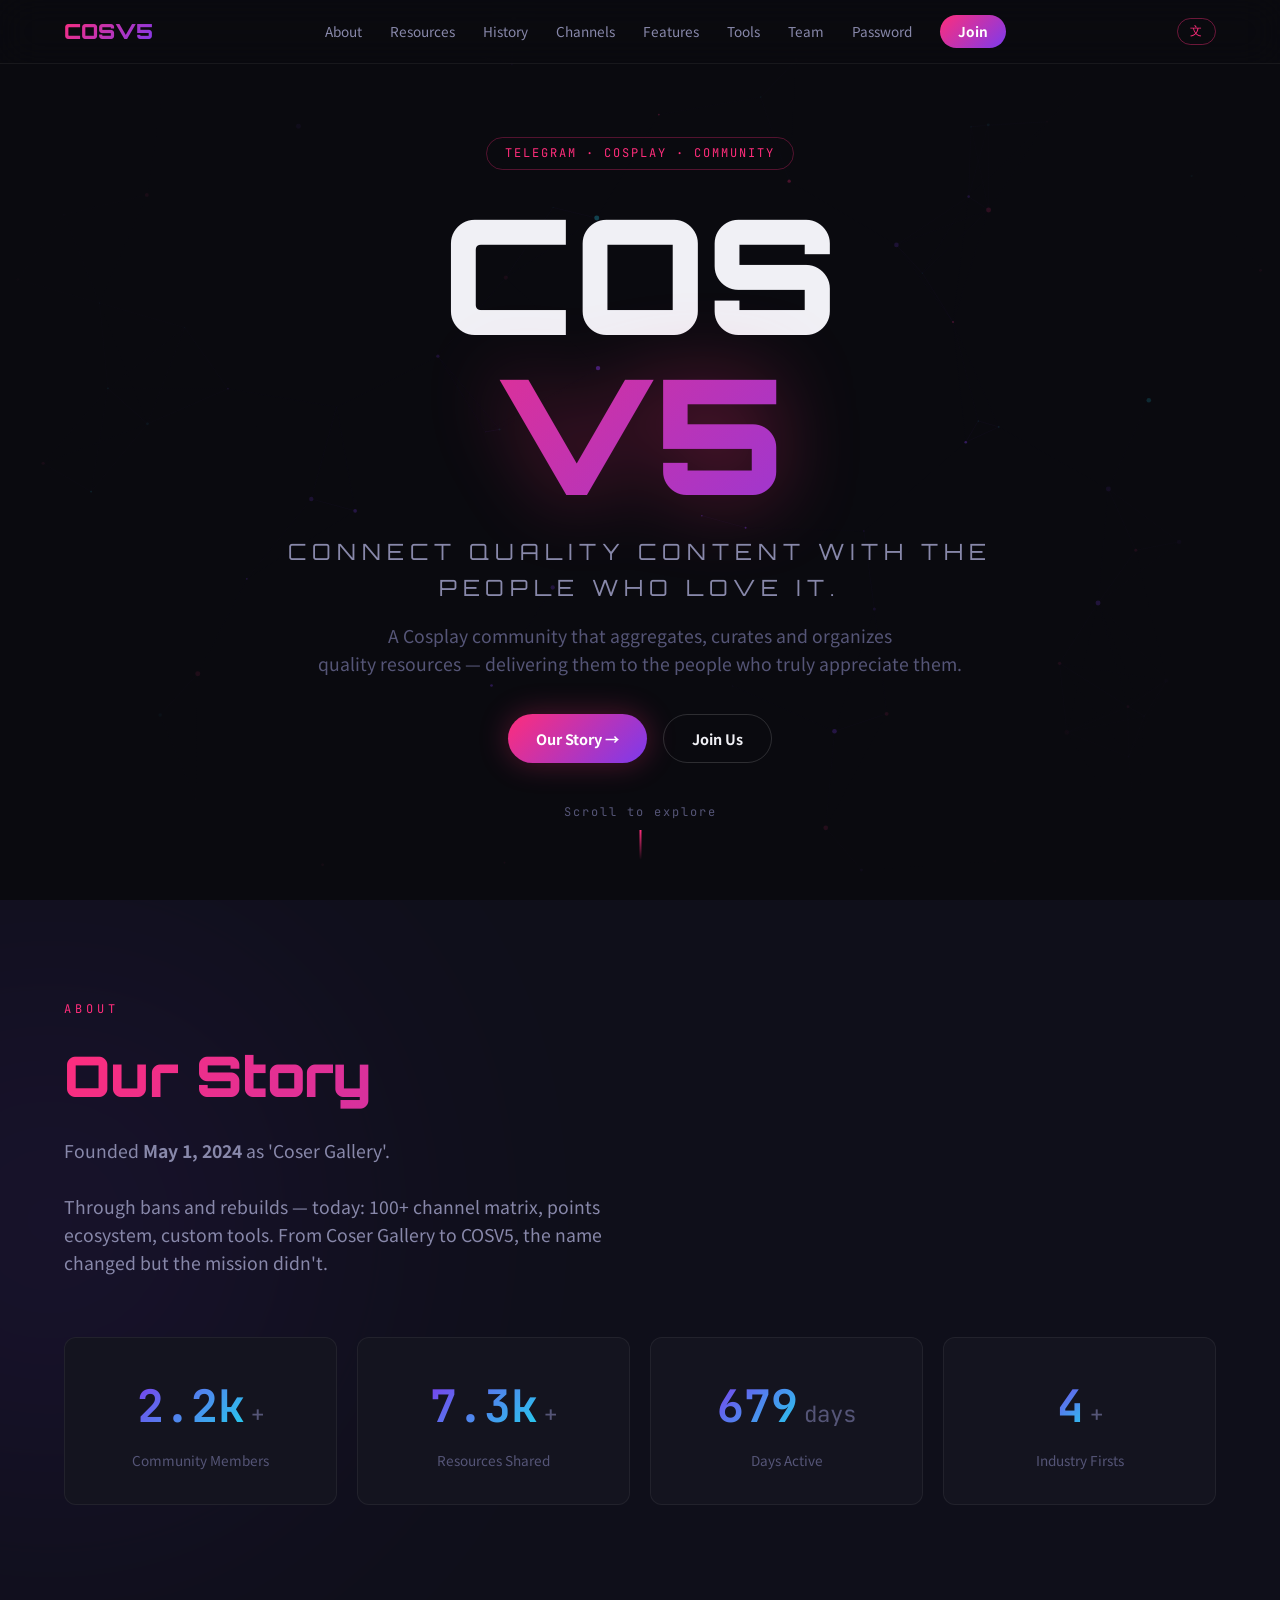
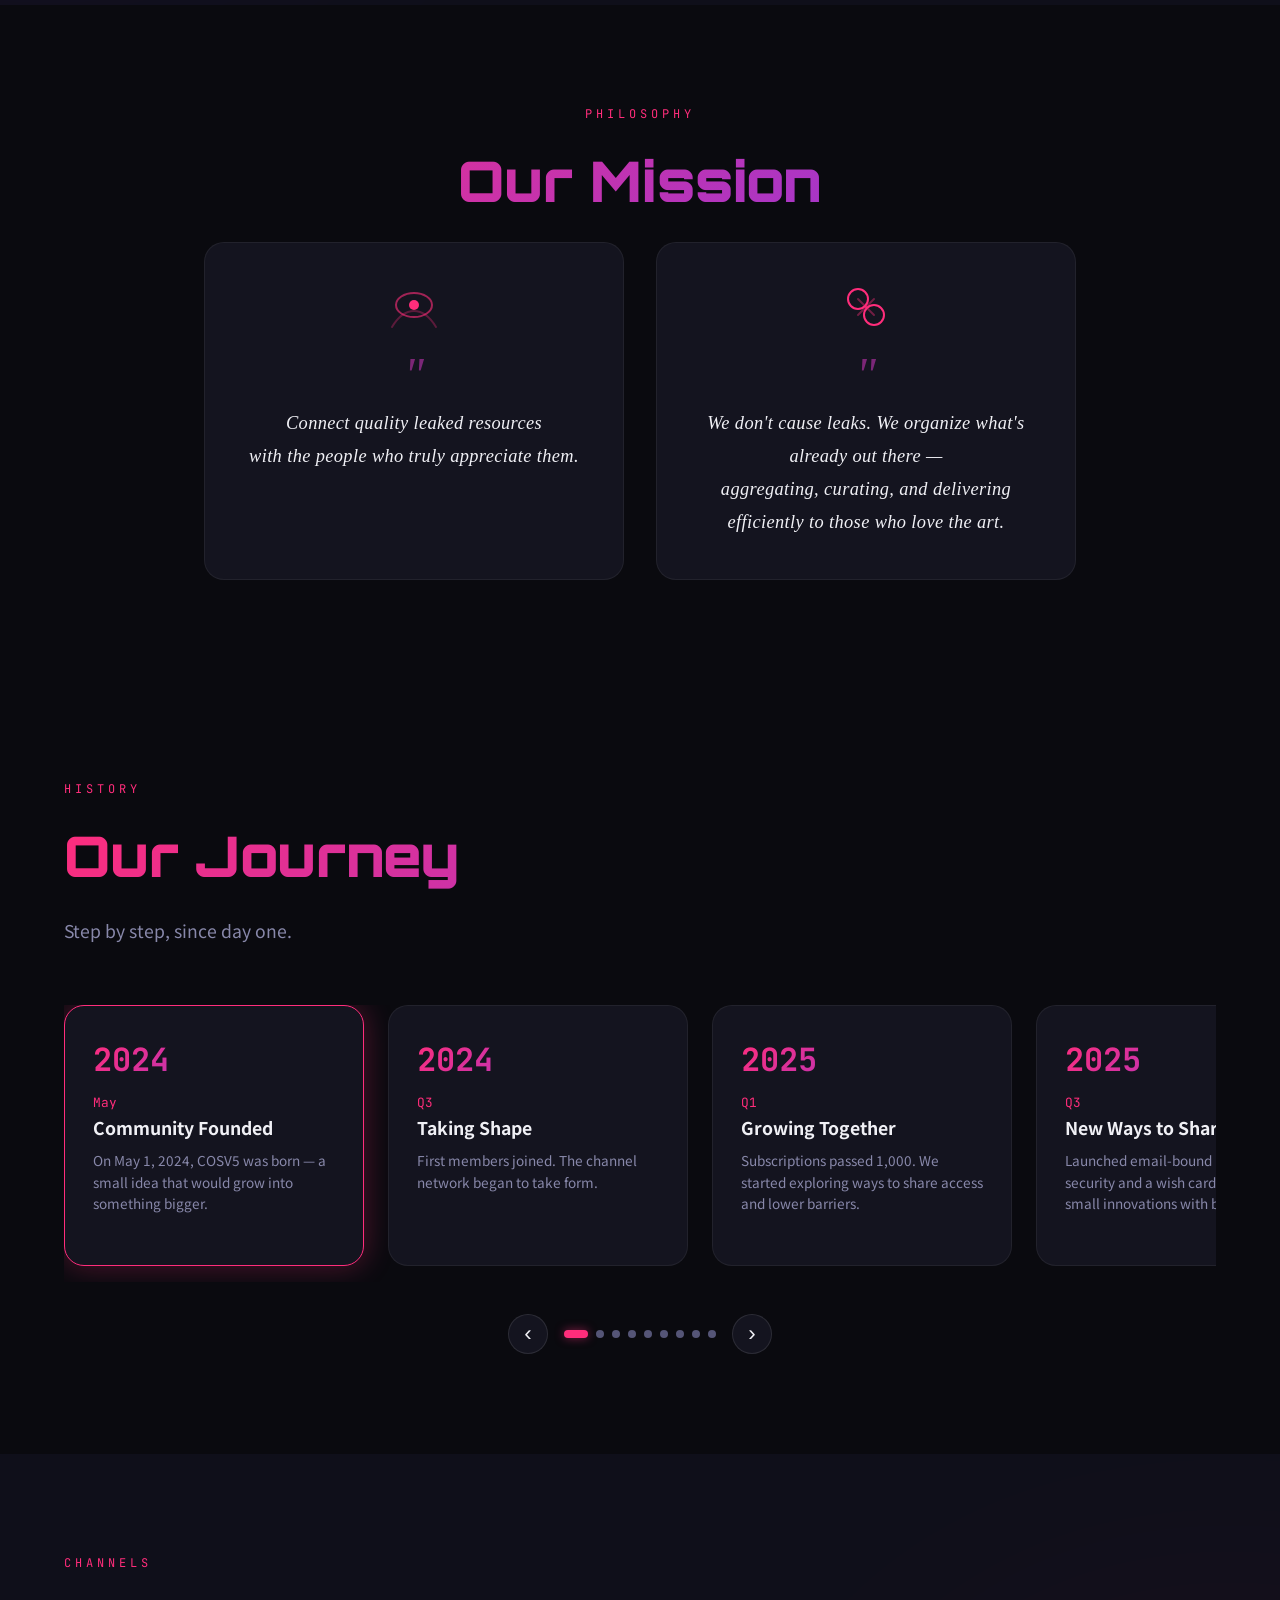
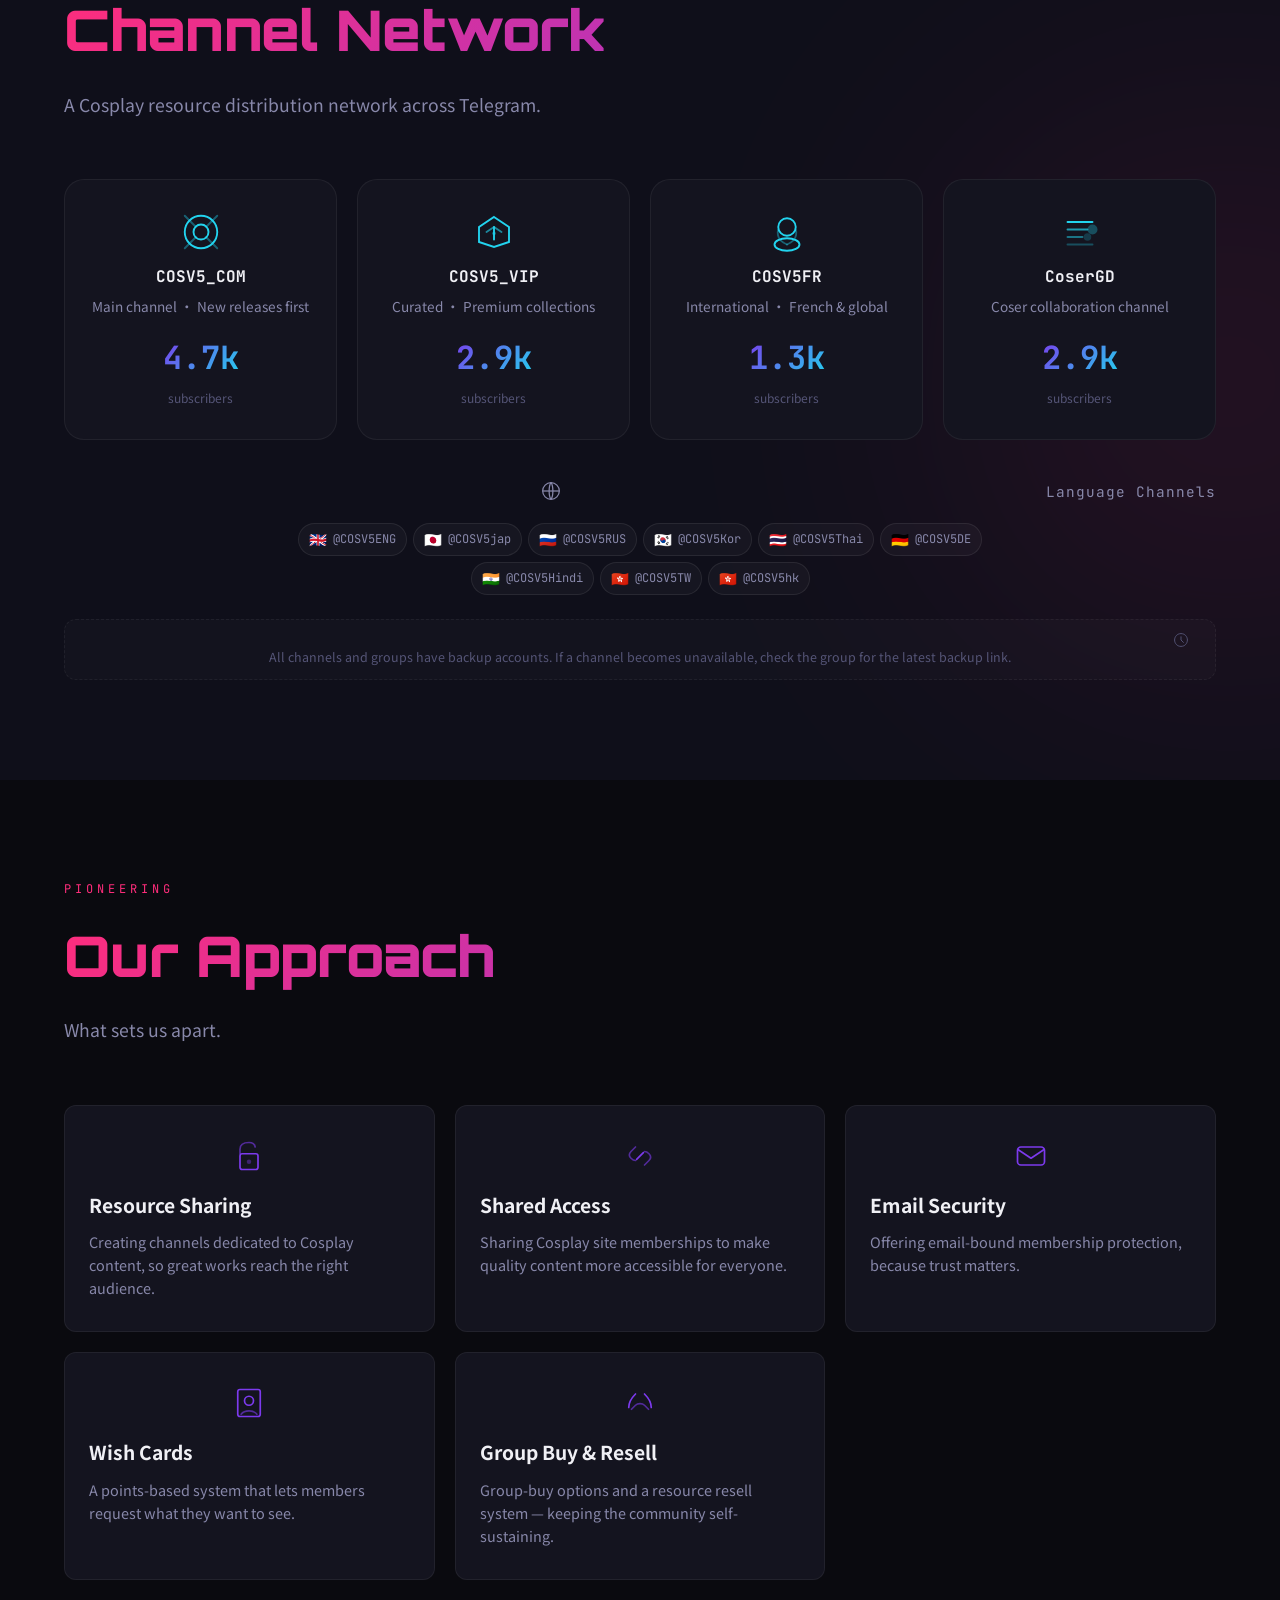
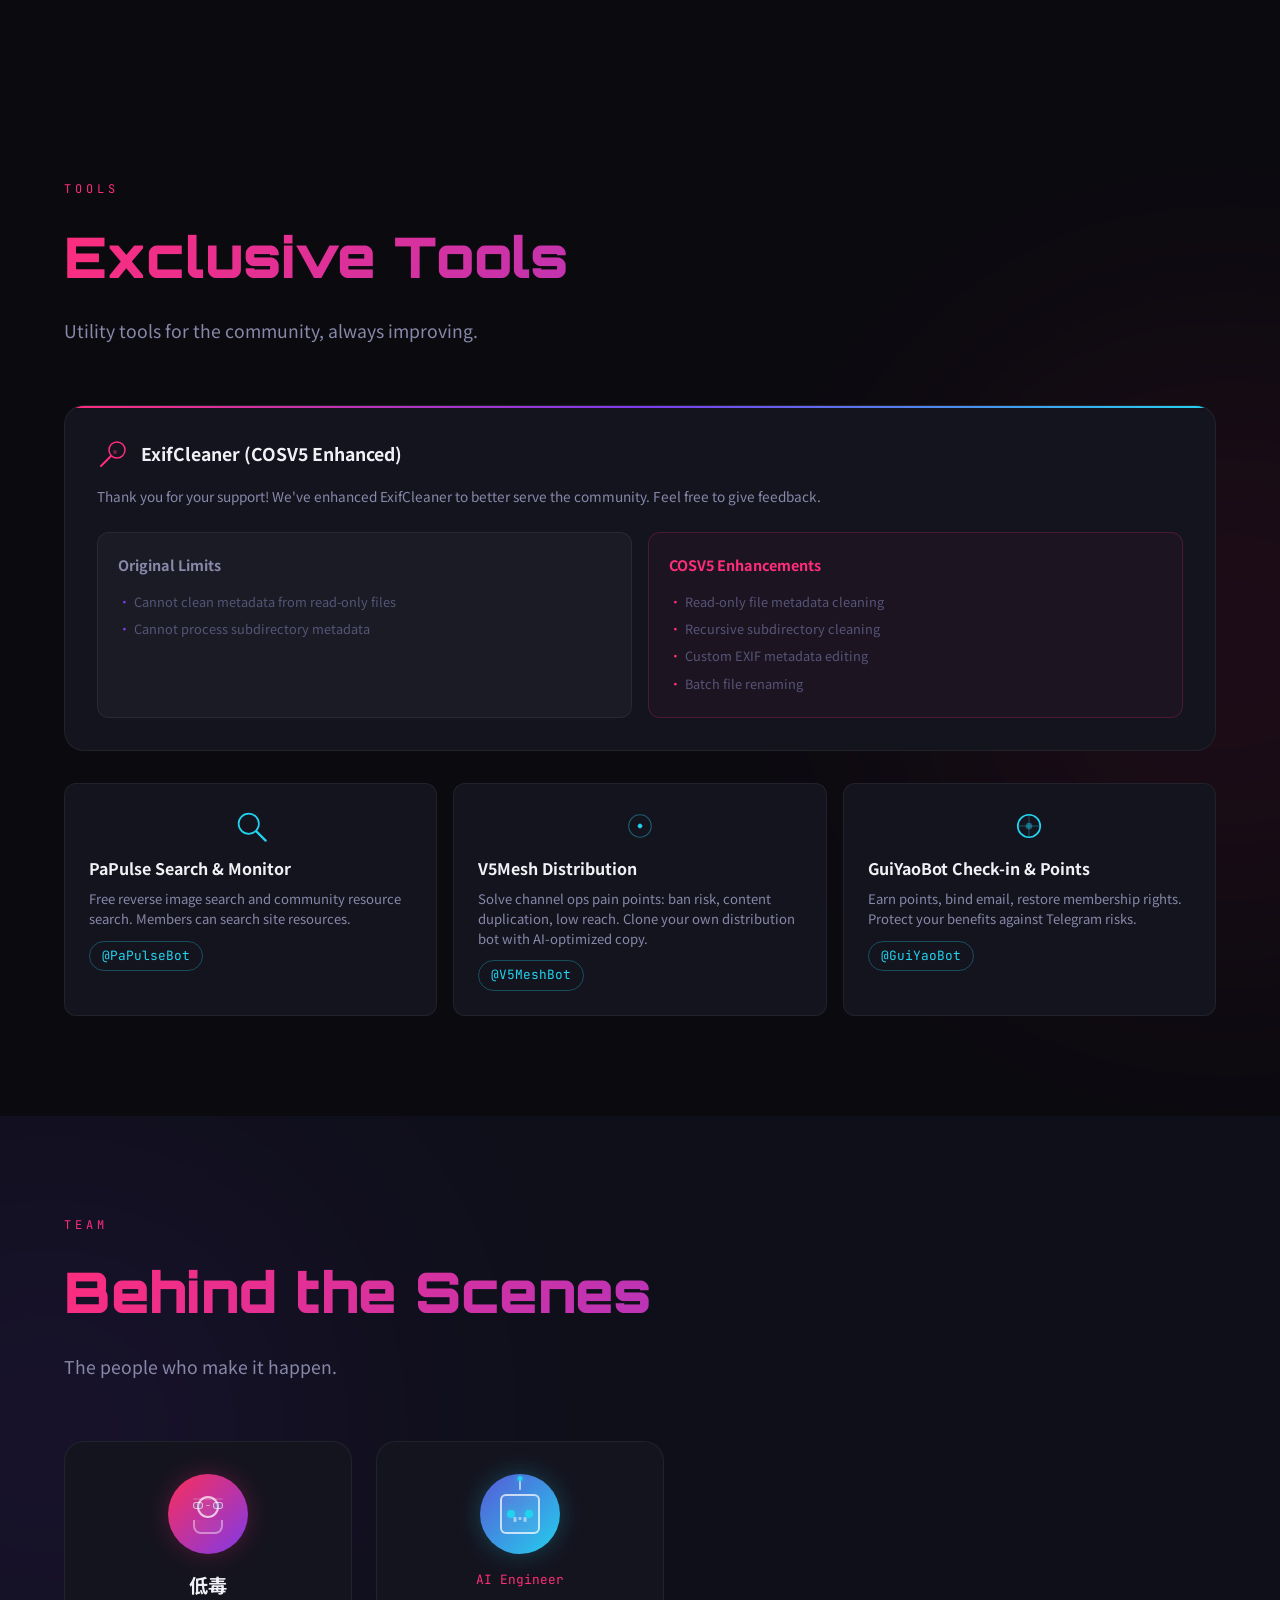
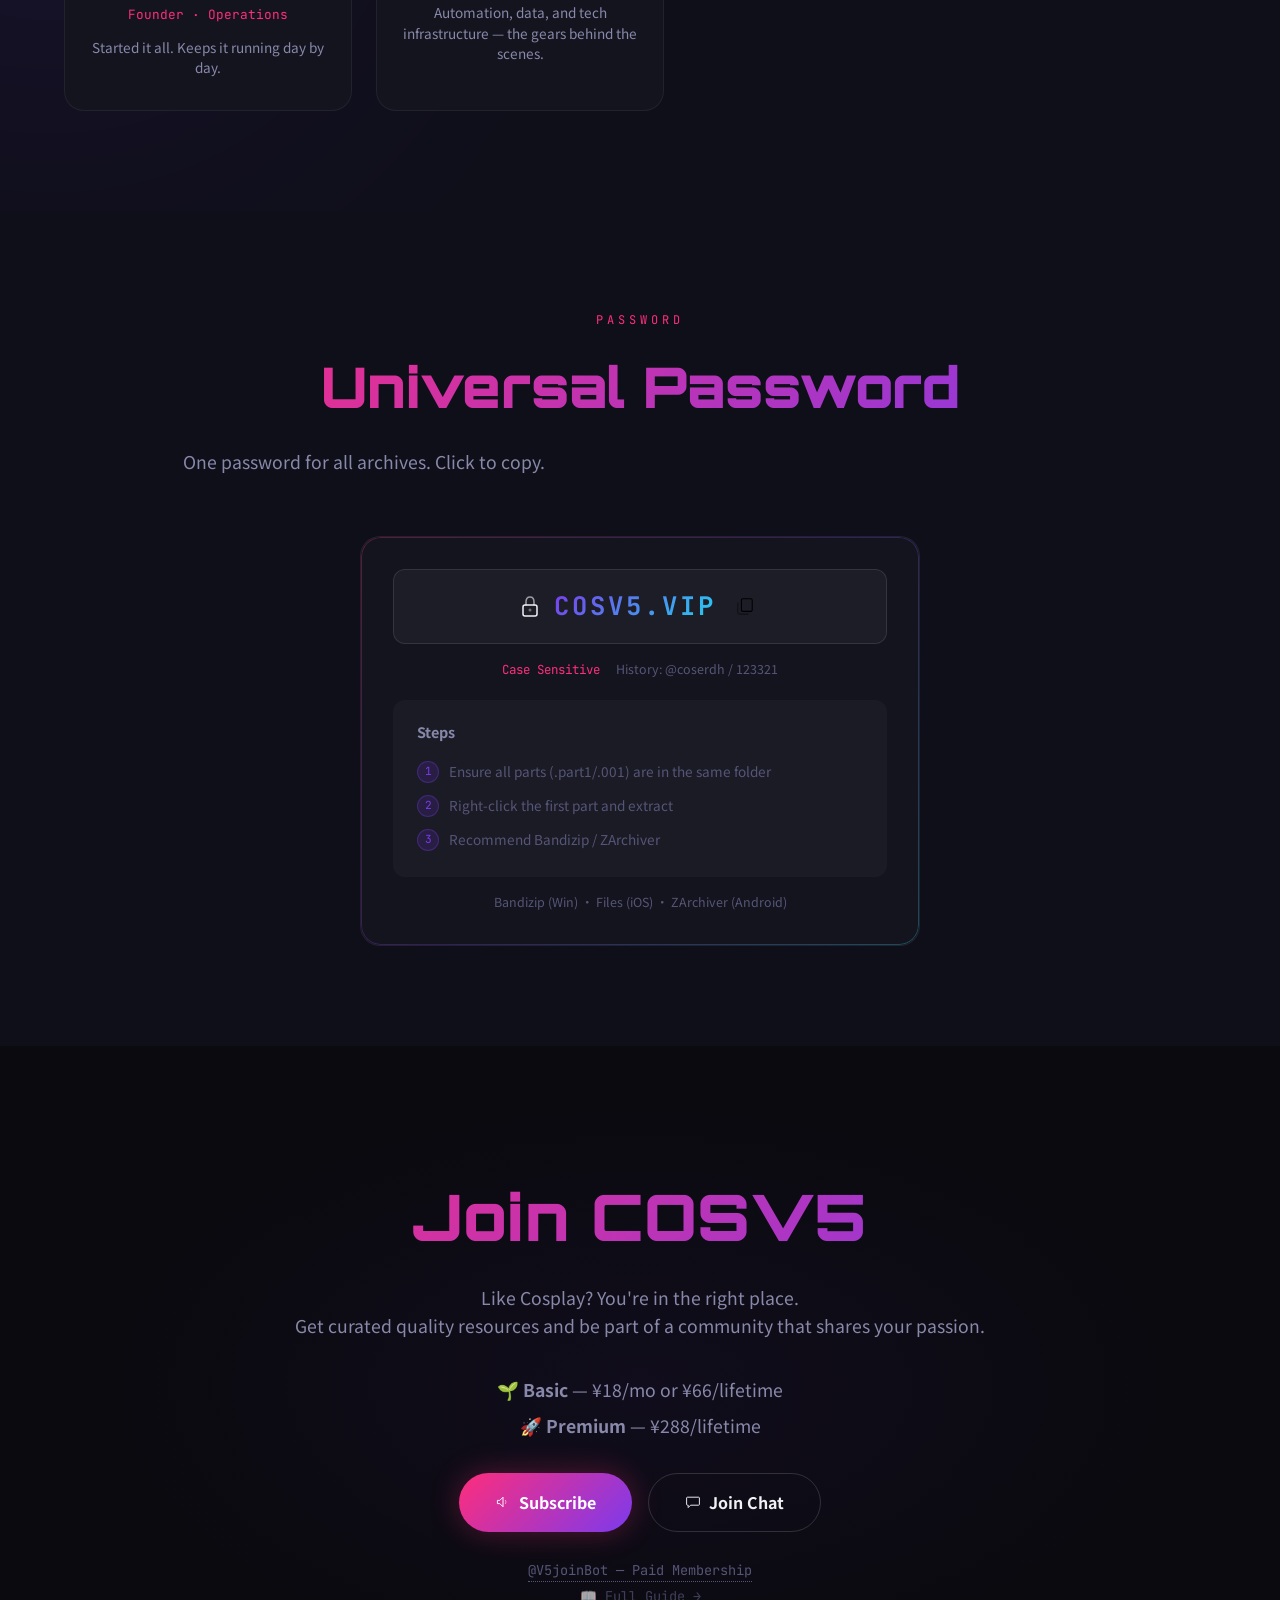
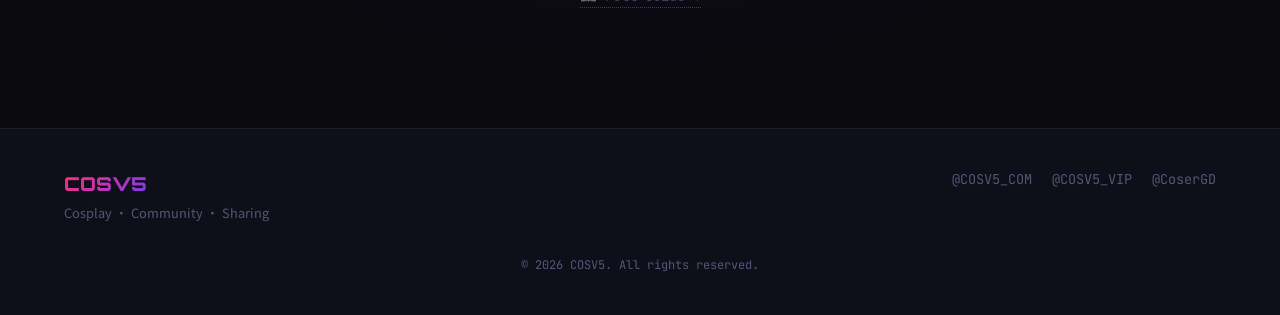
<file: index.html>
<!DOCTYPE html>
<html lang="en">
<head>
  <meta charset="UTF-8">
  <meta name="viewport" content="width=device-width, initial-scale=1.0">
  <title>COSV5 — Cosplay · Community · Sharing</title>
  <meta name="description" content="COSV5 - A Telegram Cosplay sharing community. Curating and sharing great Cosplay resources since 2024.">
  <meta property="og:title" content="COSV5 — Cosplay · Community · Sharing">
  <meta property="og:description" content="A Cosplay sharing community on Telegram. Curating and sharing since 2024.">
  <meta property="og:type" content="website">
  <meta name="theme-color" content="#0a0a0f">
  <link rel="icon" type="image/svg+xml" href="data:image/svg+xml,%3Csvg xmlns='http://www.w3.org/2000/svg' viewBox='0 0 32 32'%3E%3Cdefs%3E%3ClinearGradient id='g' x1='0%25' y1='0%25' x2='100%25' y2='100%25'%3E%3Cstop offset='0%25' stop-color='%23ff2d7b'/%3E%3Cstop offset='100%25' stop-color='%237c3aed'/%3E%3C/linearGradient%3E%3C/defs%3E%3Crect width='32' height='32' rx='6' fill='%230a0a0f'/%3E%3Ctext x='16' y='22' text-anchor='middle' font-family='Orbitron,sans-serif' font-weight='900' font-size='16' fill='url(%23g)'%3EV5%3C/text%3E%3C/svg%3E">
  <link rel="preconnect" href="https://fonts.googleapis.com">
  <link rel="preconnect" href="https://fonts.gstatic.com" crossorigin>
  <link href="https://fonts.googleapis.com/css2?family=Orbitron:wght@400;700;900&family=Noto+Sans+SC:wght@300;400;700&family=JetBrains+Mono:wght@400;700&family=Righteous&display=swap" rel="stylesheet">
  <link rel="stylesheet" href="styles.css">
</head>
<body>

  <!-- ─── NAV ─── -->
  <nav class="nav" id="nav">
    <div class="nav-inner">
      <span class="nav-logo">COSV5</span>
      <div class="nav-links">
        <a href="#about" data-i18n="nav.about">About</a>
        <a href="/resources" data-i18n="nav.resources">Resources</a>
        <a href="#timeline" data-i18n="nav.timeline">History</a>
        <a href="#channels" data-i18n="nav.channels">Channels</a>
        <a href="#features" data-i18n="nav.features">Features</a>
        <a href="#tools" data-i18n="nav.tools">Tools</a>
        <a href="#team" data-i18n="nav.team">Team</a>
        <a href="#password" data-i18n="nav.password">Password</a>
        <a href="#join" class="nav-cta" data-i18n="nav.join">Join</a>
      </div>
      <div class="nav-right">
        <button class="lang-toggle lang-en" id="langToggle" aria-label="Switch language">文</button>
        <button class="nav-toggle" id="navToggle" aria-label="Menu">
          <span></span><span></span><span></span>
        </button>
      </div>
    </div>
  </nav>

  <!-- ─── HERO ─── -->
  <section class="hero" id="hero">
    <canvas class="hero-canvas" id="particleCanvas"></canvas>
    <div class="hero-overlay"></div>
    <div class="hero-content">
      <div class="hero-badge" data-i18n="hero.badge">#1 Telegram Cosplay Community</div>
      <h1 class="hero-title">
        <span class="hero-title-line">COS</span>
        <span class="hero-title-line accent">V5</span>
      </h1>
      <p class="hero-sub" data-i18n="hero.sub">More than resources. It's pioneering.</p>
      <p class="hero-desc" data-i18n="hero.desc">The trailblazer of Telegram's Cosplay ecosystem —<br>the one who defines the rules, not follows them.</p>
      <div class="hero-actions">
        <a href="#about" class="btn btn-primary" data-i18n="hero.cta1">Explore →</a>
        <a href="#join" class="btn btn-secondary" data-i18n="hero.cta2">Join Us</a>
      </div>
    </div>
    <div class="hero-scroll-indicator">
      <span data-i18n="hero.scroll">Scroll to explore</span>
      <div class="scroll-arrow"></div>
    </div>
  </section>

  <!-- ─── ABOUT / STATS ─── -->
  <section class="about" id="about">
    <div class="section-bg-glow left"></div>
    <div class="container">
      <div class="section-label reveal" data-i18n="section.about">ABOUT</div>
      <h2 class="section-title reveal" data-i18n="about.title">The Pioneer</h2>
      <p class="section-desc reveal" data-i18n="about.desc">
        COSV5 is one of the earliest Telegram communities dedicated to Cosplay resource distribution.
        Starting from zero, we pioneered multiple industry firsts — we don't imitate, we create.
      </p>

      <div class="stats-grid reveal">
        <div class="stat-card">
          <span class="stat-number" data-target="3000" data-format="k">0</span>
          <span class="stat-suffix">+</span>
          <span class="stat-label" data-i18n="stats.members">Community Members</span>
        </div>
        <div class="stat-card">
          <span class="stat-number" data-target="10000" data-format="k">0</span>
          <span class="stat-suffix">+</span>
          <span class="stat-label" data-i18n="stats.resources">Resources Shared</span>
        </div>
        <div class="stat-card">
          <span class="stat-number" data-from-date="2024-05-01">0</span>
          <span class="stat-suffix" data-i18n="stats.daysSuffix">days</span>
          <span class="stat-label" data-i18n="stats.days">Active Operation</span>
        </div>
        <div class="stat-card">
          <span class="stat-number" data-target="5">0</span>
          <span class="stat-suffix">+</span>
          <span class="stat-label" data-i18n="stats.firsts">Industry Firsts</span>
        </div>
      </div>
    </div>
  </section>

  <!-- ─── PHILOSOPHY ─── -->
  <section class="philosophy" id="philosophy">
    <div class="container">
      <div class="section-label reveal" data-i18n="section.philosophy">PHILOSOPHY</div>
      <h2 class="section-title reveal" data-i18n="philosophy.title">Our Philosophy</h2>
      <div class="philosophy-quotes reveal">
        <div class="philosophy-card">
          <span class="philosophy-icon">
            <svg class="svg-icon" viewBox="0 0 48 48" fill="none">
              <ellipse cx="24" cy="22" rx="18" ry="12" stroke="currentColor" stroke-width="2" opacity="0.6"/>
              <circle cx="24" cy="22" r="5" fill="currentColor"/>
              <path d="M2 44C8 34 16 28 24 28C32 28 40 34 46 44" stroke="currentColor" stroke-width="2" stroke-linecap="round" opacity="0.3"/>
            </svg>
          </span>
          <blockquote data-i18n="philosophy.q1">
            Taste and appreciate its appearance,<br>
            and imagine its own world.
          </blockquote>
        </div>
        <div class="philosophy-card">
          <span class="philosophy-icon">
            <svg class="svg-icon" viewBox="0 0 48 48" fill="none">
              <circle cx="16" cy="16" r="10" stroke="currentColor" stroke-width="2"/>
              <circle cx="32" cy="32" r="10" stroke="currentColor" stroke-width="2"/>
              <path d="M24 24L16 16" stroke="currentColor" stroke-width="2" stroke-linecap="round" opacity="0.4"/>
              <path d="M24 24L32 32" stroke="currentColor" stroke-width="2" stroke-linecap="round" opacity="0.4"/>
              <path d="M24 24L16 32" stroke="currentColor" stroke-width="2" stroke-linecap="round" opacity="0.4"/>
              <path d="M24 24L32 16" stroke="currentColor" stroke-width="2" stroke-linecap="round" opacity="0.4"/>
            </svg>
          </span>
          <blockquote data-i18n="philosophy.q2">
            Just organize and share,<br>
            so that the circulating works<br>
            can reach more people who love them.
          </blockquote>
        </div>
      </div>
    </div>
  </section>

  <!-- ─── TIMELINE ─── -->
  <section class="timeline" id="timeline">
    <div class="container">
      <div class="section-label reveal">HISTORY</div>
      <h2 class="section-title reveal" data-i18n="timeline.title">Our Journey</h2>
      <p class="section-desc reveal" data-i18n="timeline.desc">Every step rewrites the rules.</p>

      <div class="timeline-track" id="timelineTrack"></div>
      <div class="timeline-controls reveal">
        <button class="tl-btn" id="tlPrev" aria-label="Previous">‹</button>
        <div class="tl-dots" id="tlDots"></div>
        <button class="tl-btn" id="tlNext" aria-label="Next">›</button>
      </div>
    </div>
  </section>

  <!-- ─── CHANNELS ─── -->
  <section class="channels" id="channels">
    <div class="section-bg-glow right"></div>
    <div class="container">
      <div class="section-label reveal">CHANNELS</div>
      <h2 class="section-title reveal" data-i18n="channels.title">Channel Network</h2>
      <p class="section-desc reveal" data-i18n="channels.desc">A Cosplay resource distribution network across Telegram.</p>

      <div class="channel-grid reveal">
        <a class="channel-card" href="https://t.me/COSV5_COM" target="_blank" rel="noopener">
          <div class="channel-card-glow"></div>
          <div class="channel-card-icon">
            <svg class="svg-icon" viewBox="0 0 32 32" fill="none">
              <circle cx="16" cy="16" r="13" stroke="currentColor" stroke-width="1.5"/>
              <circle cx="16" cy="16" r="6" stroke="currentColor" stroke-width="1.5"/>
              <path d="M3 3L12 12" stroke="currentColor" stroke-width="1.5" stroke-linecap="round" opacity="0.4"/>
              <path d="M29 3L20 12" stroke="currentColor" stroke-width="1.5" stroke-linecap="round" opacity="0.4"/>
              <path d="M3 29L12 20" stroke="currentColor" stroke-width="1.5" stroke-linecap="round" opacity="0.4"/>
              <path d="M29 29L20 20" stroke="currentColor" stroke-width="1.5" stroke-linecap="round" opacity="0.4"/>
            </svg>
          </div>
          <h3>COSV5_COM</h3>
          <p data-i18n="channels.com.desc">Pioneer · Premier releases first</p>
          <span class="channel-sub-count" data-target="8000" data-format="k">0</span>
          <span class="channel-sub-label" data-i18n="channels.sub">subscribers</span>
        </a>
        <a class="channel-card" href="https://t.me/COSV5_VIP" target="_blank" rel="noopener">
          <div class="channel-card-glow"></div>
          <div class="channel-card-icon">
            <svg class="svg-icon" viewBox="0 0 32 32" fill="none">
              <path d="M16 4L28 12V24L16 28L4 24V12L16 4Z" stroke="currentColor" stroke-width="1.5"/>
              <path d="M16 12V22" stroke="currentColor" stroke-width="1.5" stroke-linecap="round"/>
              <path d="M10 16L16 12L22 16" stroke="currentColor" stroke-width="1.5" stroke-linecap="round" stroke-linejoin="round" opacity="0.6"/>
              <circle cx="16" cy="17" r="1.5" fill="currentColor" opacity="0.4"/>
            </svg>
          </div>
          <h3>COSV5_VIP</h3>
          <p data-i18n="channels.vip.desc">Curated · Premium collections</p>
          <span class="channel-sub-count" data-target="5000" data-format="k">0</span>
          <span class="channel-sub-label" data-i18n="channels.sub">subscribers</span>
        </a>
        <a class="channel-card" href="https://t.me/COSV5FR" target="_blank" rel="noopener">
          <div class="channel-card-glow"></div>
          <div class="channel-card-icon">
            <svg class="svg-icon" viewBox="0 0 32 32" fill="none">
              <circle cx="16" cy="12" r="7" stroke="currentColor" stroke-width="1.5"/>
              <ellipse cx="16" cy="26" rx="10" ry="5" stroke="currentColor" stroke-width="1.5"/>
              <path d="M9 14C9 14 6 22 16 26" stroke="currentColor" stroke-width="1.5" stroke-linecap="round" opacity="0.4"/>
              <path d="M23 14C23 14 26 22 16 26" stroke="currentColor" stroke-width="1.5" stroke-linecap="round" opacity="0.4"/>
            </svg>
          </div>
          <h3>COSV5FR</h3>
          <p data-i18n="channels.fr.desc">International · French &amp; global</p>
          <span class="channel-sub-count" data-target="2200" data-format="k">0</span>
          <span class="channel-sub-label" data-i18n="channels.sub">subscribers</span>
        </a>
        <a class="channel-card" href="https://t.me/CoserGD" target="_blank" rel="noopener">
          <div class="channel-card-glow"></div>
          <div class="channel-card-icon">
            <svg class="svg-icon" viewBox="0 0 32 32" fill="none">
              <path d="M6 8H26" stroke="currentColor" stroke-width="1.5" stroke-linecap="round"/>
              <path d="M6 14H22" stroke="currentColor" stroke-width="1.5" stroke-linecap="round" opacity="0.7"/>
              <path d="M6 20H18" stroke="currentColor" stroke-width="1.5" stroke-linecap="round" opacity="0.5"/>
              <path d="M6 26H26" stroke="currentColor" stroke-width="1.5" stroke-linecap="round" opacity="0.3"/>
              <circle cx="26" cy="14" r="4" fill="currentColor" opacity="0.3"/>
              <circle cx="22" cy="20" r="3" fill="currentColor" opacity="0.2"/>
            </svg>
          </div>
          <h3>CoserGD</h3>
          <p data-i18n="channels.gd.desc">Premium Coser collaboration</p>
          <span class="channel-sub-count" data-target="5000" data-format="k">0</span>
          <span class="channel-sub-label" data-i18n="channels.sub">subscribers</span>
        </a>
      </div>

      <div class="channel-lang reveal">
        <div class="channel-lang-header">
          <svg class="svg-icon" viewBox="0 0 24 24" fill="none" style="width:20px;height:20px"><circle cx="12" cy="12" r="10" stroke="currentColor" stroke-width="1.5"/><path d="M2 12H22" stroke="currentColor" stroke-width="1.5"/><path d="M12 2C15 6 15 18 12 22" stroke="currentColor" stroke-width="1.5"/><path d="M12 2C9 6 9 18 12 22" stroke="currentColor" stroke-width="1.5"/></svg>
          <span data-i18n="channels.lang_title">Language Channels</span>
        </div>
        <div class="channel-lang-grid">
          <!-- @COSV5CN banned 2026-05 -->
          <a href="https://t.me/COSV5ENG" target="_blank" class="channel-lang-item"><span class="lang-flag">🇬🇧</span>@COSV5ENG</a>
          <a href="https://t.me/COSV5jap" target="_blank" class="channel-lang-item"><span class="lang-flag">🇯🇵</span>@COSV5jap</a>
          <a href="https://t.me/COSV5RUS" target="_blank" class="channel-lang-item"><span class="lang-flag">🇷🇺</span>@COSV5RUS</a>
          <a href="https://t.me/COSV5Kor" target="_blank" class="channel-lang-item"><span class="lang-flag">🇰🇷</span>@COSV5Kor</a>
          <a href="https://t.me/COSV5Thai" target="_blank" class="channel-lang-item"><span class="lang-flag">🇹🇭</span>@COSV5Thai</a>
          <a href="https://t.me/COSV5DE" target="_blank" class="channel-lang-item"><span class="lang-flag">🇩🇪</span>@COSV5DE</a>
          <a href="https://t.me/COSV5Hindi" target="_blank" class="channel-lang-item"><span class="lang-flag">🇮🇳</span>@COSV5Hindi</a>
          <a href="https://t.me/COSV5TW" target="_blank" class="channel-lang-item"><span class="lang-flag">🇭🇰</span>@COSV5TW</a>
          <a href="https://t.me/COSV5hk" target="_blank" class="channel-lang-item"><span class="lang-flag">🇭🇰</span>@COSV5hk</a>
        </div>
      </div>

      <div class="channel-backup reveal">
        <svg class="svg-icon" viewBox="0 0 20 20" fill="none" style="width:16px;height:16px;vertical-align:middle"><path d="M10 2C5 2 2 6 2 10C2 14 5 18 10 18C15 18 18 14 18 10C18 6 15 2 10 2Z" stroke="currentColor" stroke-width="1.2"/><path d="M10 6V10L13 13" stroke="currentColor" stroke-width="1.2" stroke-linecap="round"/></svg>
        <span data-i18n="channels.backup">All channels and groups have backup accounts. If a channel becomes unavailable, check the group for the latest backup link.</span>
      </div>
    </div>
  </section>

  <!-- ─── FEATURES ─── -->
  <section class="features" id="features">
    <div class="container">
      <div class="section-label reveal">PIONEERING</div>
      <h2 class="section-title reveal" data-i18n="features.title">Industry Firsts</h2>
      <p class="section-desc reveal" data-i18n="features.desc">Not the first — the first to do it right.</p>

      <div class="features-grid reveal">
        <div class="feature-card">
          <div class="feature-icon"><svg class="svg-icon" viewBox="0 0 32 32" fill="none"><rect x="8" y="14" width="16" height="14" rx="2" stroke="currentColor" stroke-width="1.5"/><path d="M8 14V10C8 5 12 4 16 4C18.5 4 21 5 21.5 8" stroke="currentColor" stroke-width="1.5" stroke-linecap="round" opacity="0.6"/><circle cx="16" cy="21" r="2" fill="currentColor" opacity="0.4"/></svg></div>
          <h3 data-i18n="features.f1.title">Resource Streaming</h3>
          <p data-i18n="features.f1.desc">The first Telegram channel dedicated to Cosplay resource streaming, creating a new distribution model.</p>
        </div>
        <div class="feature-card">
          <div class="feature-icon"><svg class="svg-icon" viewBox="0 0 32 32" fill="none"><path d="M12 20C12 20 10 20 8 18C6 16 6 14 8 12L12 8" stroke="currentColor" stroke-width="1.5" stroke-linecap="round" opacity="0.6"/><path d="M20 12C20 12 22 12 24 14C26 16 26 18 24 20L20 24" stroke="currentColor" stroke-width="1.5" stroke-linecap="round" opacity="0.6"/><path d="M13 19L19 13" stroke="currentColor" stroke-width="1.5" stroke-linecap="round"/></svg></div>
          <h3 data-i18n="features.f2.title">Membership Sharing</h3>
          <p data-i18n="features.f2.desc">First to share Cosplay site membership accounts, lowering barriers for the community.</p>
        </div>
        <div class="feature-card">
          <div class="feature-icon"><svg class="svg-icon" viewBox="0 0 32 32" fill="none"><rect x="4" y="8" width="24" height="16" rx="3" stroke="currentColor" stroke-width="1.5"/><path d="M4 10L16 18L28 10" stroke="currentColor" stroke-width="1.5" stroke-linejoin="round"/></svg></div>
          <h3 data-i18n="features.f3.title">Email-Bound Security</h3>
          <p data-i18n="features.f3.desc">First to offer email-bound membership protection, prioritizing safety and trust.</p>
        </div>
        <div class="feature-card">
          <div class="feature-icon"><svg class="svg-icon" viewBox="0 0 32 32" fill="none"><rect x="6" y="4" width="20" height="24" rx="2" stroke="currentColor" stroke-width="1.5"/><circle cx="16" cy="14" r="4" stroke="currentColor" stroke-width="1.5"/><path d="M9 26C12 22 20 22 23 26" stroke="currentColor" stroke-width="1.5" stroke-linecap="round" opacity="0.6"/></svg></div>
          <h3 data-i18n="features.f4.title">Wish Cards</h3>
          <p data-i18n="features.f4.desc">Pioneered a points-based wish card system — every member's voice gets heard.</p>
        </div>
        <div class="feature-card">
          <div class="feature-icon"><svg class="svg-icon" viewBox="0 0 32 32" fill="none"><path d="M6 20C6 16 8 12 12 8" stroke="currentColor" stroke-width="1.5" stroke-linecap="round"/><path d="M26 20C26 16 24 12 20 8" stroke="currentColor" stroke-width="1.5" stroke-linecap="round"/><path d="M8 22L12 18C14 16 18 16 20 18L24 22" stroke="currentColor" stroke-width="1.5" stroke-linejoin="round" opacity="0.6"/></svg></div>
          <h3 data-i18n="features.f5.title">Group Buy &amp; Resell</h3>
          <p data-i18n="features.f5.desc">Innovative group-buy and resource-resell model for a self-sustaining ecosystem.</p>
        </div>
      </div>
    </div>
  </section>

  <!-- ─── TOOLS ─── -->
  <section class="tools" id="tools">
    <div class="section-bg-glow right"></div>
    <div class="container">
      <div class="section-label reveal">TOOLS</div>
      <h2 class="section-title reveal" data-i18n="tools.title">Exclusive Tools</h2>
      <p class="section-desc reveal" data-i18n="tools.desc">Utility tools for the community, always improving.</p>

      <div class="tools-feature reveal">
        <div class="tools-feature-header">
          <span class="tools-feature-icon"><svg class="svg-icon" viewBox="0 0 32 32" fill="none"><circle cx="20" cy="12" r="8" stroke="currentColor" stroke-width="1.5"/><path d="M4 28L14 18" stroke="currentColor" stroke-width="2" stroke-linecap="round"/><circle cx="18" cy="14" r="2" fill="currentColor" opacity="0.4"/></svg></span>
          <h3 data-i18n="tools.exif.title">ExifCleaner (COSV5 Enhanced)</h3>
        </div>
        <p data-i18n="tools.exif.desc">Thank you for your support! We've enhanced the original ExifCleaner to better serve the community. If you encounter any issues, feel free to give feedback.</p>
        <div class="tools-compare">
          <div class="tools-col">
            <h4 data-i18n="tools.exif.limits_title">Original Limits</h4>
            <ul>
              <li data-i18n="tools.exif.limit1">Cannot clean metadata from read-only files</li>
              <li data-i18n="tools.exif.limit2">Cannot process subdirectory metadata</li>
            </ul>
          </div>
          <div class="tools-col highlight">
            <h4 data-i18n="tools.exif.enhancements_title">COSV5 Enhancements</h4>
            <ul>
              <li data-i18n="tools.exif.enh1">Supports read-only file metadata cleaning</li>
              <li data-i18n="tools.exif.enh2">Recursive subdirectory cleaning</li>
              <li data-i18n="tools.exif.enh3">Custom EXIF metadata editing</li>
              <li data-i18n="tools.exif.enh4">Batch file renaming</li>
            </ul>
          </div>
        </div>
      </div>

      <div class="tools-bots reveal">
        <div class="tool-bot-card">
          <div class="tool-bot-icon"><svg class="svg-icon" viewBox="0 0 32 32" fill="none"><circle cx="14" cy="14" r="9" stroke="currentColor" stroke-width="1.5"/><path d="M21 21L29 29" stroke="currentColor" stroke-width="2" stroke-linecap="round"/></svg></div>
          <h3 data-i18n="tools.bot1.title">PaPulse Search &amp; Monitor</h3>
          <p data-i18n="tools.bot1.desc">Free reverse image search and community resource search. Members can search site resources; group admins can fetch on your behalf.</p>
          <a href="https://t.me/PaPulseBot" target="_blank" rel="noopener" class="tool-bot-link">@PaPulseBot</a>
        </div>
        <div class="tool-bot-card">
          <div class="tool-bot-icon"><svg class="svg-icon" viewBox="0 0 32 32" fill="none"><circle cx="16" cy="16" r="2" fill="currentColor" opacity="0.8"/><circle cx="16" cy="16" r="10" stroke="currentColor" stroke-width="1" opacity="0.4"/><path d="M16 14V18" stroke="currentColor" stroke-width="1.5"/><path d="M14 16H18" stroke="currentColor" stroke-width="1.5"/></svg></div>
          <h3 data-i18n="tools.bot2.title">V5Mesh Distribution</h3>
          <p data-i18n="tools.bot2.desc">Solve channel ops pain points: ban risk, content duplication, low exposure, matrix inefficiency. Clone your own distribution bot — sync to multiple channels with AI-optimized copy.</p>
          <a href="https://t.me/V5MeshBot" target="_blank" rel="noopener" class="tool-bot-link">@V5MeshBot</a>
        </div>
        <div class="tool-bot-card">
          <div class="tool-bot-icon"><svg class="svg-icon" viewBox="0 0 32 32" fill="none"><circle cx="16" cy="16" r="3" fill="currentColor" opacity="0.4"/><circle cx="16" cy="16" r="10" stroke="currentColor" stroke-width="1.5"/><path d="M16 6V26" stroke="currentColor" stroke-width="1" opacity="0.3"/><path d="M6 16H26" stroke="currentColor" stroke-width="1" opacity="0.3"/></svg></div>
          <h3 data-i18n="tools.bot3.title">GuiYaoBot Check-in &amp; Points</h3>
          <p data-i18n="tools.bot3.desc">Earn points, bind email, restore membership rights. Protect your community benefits against Telegram-related risks.</p>
          <a href="https://t.me/GuiYaoBot" target="_blank" rel="noopener" class="tool-bot-link">@GuiYaoBot</a>
        </div>
      </div>
    </div>
  </section>

  <!-- ─── TEAM ─── -->
  <section class="team" id="team">
    <div class="section-bg-glow left"></div>
    <div class="container">
      <div class="section-label reveal">TEAM</div>
      <h2 class="section-title reveal" data-i18n="team.title">Core Team</h2>
      <p class="section-desc reveal" data-i18n="team.desc">The people who turn ideas into reality.</p>

      <div class="team-grid reveal">
        <div class="team-card">
          <div class="team-avatar avatar-guy">
            <div class="avatar-guy-inner">
              <div class="guy-band"></div>
              <div class="guy-head"></div>
              <div class="guy-glasses"><span class="glass-bridge"></span></div>
              <div class="guy-body"></div>
            </div>
          </div>
          <h3 data-i18n="team.m1.name">DiDu</h3>
          <span class="team-role" data-i18n="team.m1.role">Founder · Operations</span>
          <p data-i18n="team.m1.desc">Visionary and executor. The driving force from zero to one.</p>
        </div>
        <div class="team-card">
          <div class="team-avatar avatar-bot">
            <div class="avatar-bot-inner">
              <div class="bot-head">
                <div class="bot-eyes"><span class="bot-eye"></span><span class="bot-eye"></span></div>
                <div class="bot-mouth"><span></span><span></span><span></span></div>
              </div>
            </div>
          </div>
          <span class="team-role" data-i18n="team.m2.role">AI Engineer</span>
          <p data-i18n="team.m2.desc">Automation, data analysis, and tech infrastructure behind the scenes.</p>
        </div>
      </div>
    </div>
  </section>

  <!-- ─── PASSWORD ─── -->
  <section class="password-section" id="password">
    <div class="container">
      <div class="section-label reveal">PASSWORD</div>
      <h2 class="section-title reveal" data-i18n="password.title">Universal Password</h2>
      <p class="section-desc reveal" data-i18n="password.desc">One password for all archives. Click to copy.</p>

      <div class="password-card reveal">
        <div class="password-display" id="passwordDisplay">
          <span class="password-lock"><svg class="svg-icon" viewBox="0 0 24 24" fill="none" style="width:24px;height:24px"><rect x="5" y="11" width="14" height="11" rx="2" stroke="currentColor" stroke-width="1.5"/><path d="M8 11V8C8 4 10 3 12 3C14 3 16 4 16 8V11" stroke="currentColor" stroke-width="1.5" stroke-linecap="round" opacity="0.6"/><circle cx="12" cy="16" r="1.5" fill="currentColor" opacity="0.4"/></svg></span>
          <span class="password-text" id="passwordText">COSV5.VIP</span>
          <button class="password-copy" id="passwordCopy" aria-label="Copy password">
            <span class="copy-icon" id="copyIcon"><svg class="svg-icon" viewBox="0 0 20 20" fill="none" style="width:18px;height:18px"><rect x="6" y="2" width="12" height="14" rx="1.5" stroke="currentColor" stroke-width="1.2"/><path d="M2 6V17C2 18 3 19 4 19H14" stroke="currentColor" stroke-width="1.2" opacity="0.5"/></svg></span>
            <span class="copy-check" id="copyCheck" style="display:none"><svg class="svg-icon" viewBox="0 0 20 20" fill="none" style="width:18px;height:18px"><path d="M4 10L8 14L16 6" stroke="currentColor" stroke-width="2" stroke-linecap="round" stroke-linejoin="round"/></svg></span>
          </button>
        </div>
        <div class="password-info">
          <span class="password-warn" data-i18n="password.warn">⚠️ Case Sensitive</span>
          <span class="password-history" data-i18n="password.history">History: @coserdh / 123321</span>
        </div>
        <div class="password-steps">
          <h3 data-i18n="password.steps_title">Steps</h3>
          <ol>
            <li data-i18n="password.step1">Ensure all parts (.part1/.001) are in the same folder</li>
            <li data-i18n="password.step2">Right-click the first part and extract</li>
            <li data-i18n="password.step3">Recommend Bandizip / ZArchiver</li>
          </ol>
        </div>
        <div class="password-tools-tip">
          <span data-i18n="password.tools_tip">Recommended: Bandizip (Win) · 文件家 (iOS) · ZArchiver (Android)</span>
        </div>
      </div>
    </div>
  </section>

  <!-- ─── JOIN ─── -->
  <section class="join" id="join">
    <div class="container">
      <div class="join-content reveal">
        <h2 data-i18n="join.title">Join COSV5</h2>
        <p data-i18n="join.desc">Become a member of the pioneer community<br>and get the finest Cosplay resources first.</p>

        <div class="join-pricing reveal" style="text-align:center;margin-bottom:2rem;color:var(--text-muted)">
          <p style="margin:0.5rem 0"><b style="color:var(--accent)">🌱 Basic</b> — ¥18/mo or ¥66/lifetime</p>
          <p style="margin:0.5rem 0"><b style="color:var(--accent2)">🚀 Premium</b> — ¥288/lifetime</p>
        </div>

        <div class="join-actions">
          <a class="btn btn-primary btn-lg" href="https://t.me/COSV5_COM" target="_blank" rel="noopener">
            <svg class="svg-icon" viewBox="0 0 20 20" fill="none" style="width:16px;height:16px;display:inline;vertical-align:middle"><path d="M3 8H6L10 4V16L6 12H3V8Z" stroke="currentColor" stroke-width="1.2" stroke-linejoin="round"/><path d="M13 8C14 10 14 10 13 12" stroke="currentColor" stroke-width="1.2" stroke-linecap="round" opacity="0.6"/></svg> <span data-i18n="join.btn1">Subscribe</span>
          </a>
          <a class="btn btn-secondary btn-lg" href="https://t.me/cosv5" target="_blank" rel="noopener">
            <svg class="svg-icon" viewBox="0 0 20 20" fill="none" style="width:16px;height:16px;display:inline;vertical-align:middle"><path d="M3 4H17C17.6 4 18 4.4 18 5V13C18 13.6 17.6 14 17 14H7L4 17V14H3C2.4 14 2 13.6 2 13V5C2 4.4 2.4 4 3 4Z" stroke="currentColor" stroke-width="1.2"/></svg> <span data-i18n="join.btn2">Join Chat</span>
          </a>
        </div>
        <div class="join-links">
          <a href="https://t.me/V5joinBot" target="_blank" rel="noopener">@V5joinBot <span data-i18n="join.bot">— Paid Membership</span></a>
          <br>
          <a href="/resources#guide" style="font-size:0.85rem;opacity:0.7">📖 Full Guide →</a>
        </div>
      </div>
    </div>
  </section>

  <!-- ─── FOOTER ─── -->
  <footer class="footer">
    <div class="container">
      <div class="footer-inner">
        <div class="footer-brand">
          <span class="footer-logo">COSV5</span>
          <p data-i18n="footer.tagline">Telegram Cosplay Community Pioneer</p>
        </div>
        <div class="footer-links">
          <a href="https://t.me/COSV5_COM" target="_blank" rel="noopener">@COSV5_COM</a>
          <a href="https://t.me/COSV5_VIP" target="_blank" rel="noopener">@COSV5_VIP</a>
          <a href="https://t.me/CoserGD" target="_blank" rel="noopener">@CoserGD</a>
        </div>
      </div>
      <div class="footer-bottom">
        <p>&copy; 2026 COSV5. All rights reserved.</p>
      </div>
    </div>
  </footer>

  <script src="i18n.js"></script>
  <script src="script.js"></script>
  <!-- Resources & Guide → <a href="/resources">Resources</a> -->
</script>
</body>
</html>
</file>
<file: styles.css>
/* ─── Reset & Base ─── */
*, *::before, *::after { margin: 0; padding: 0; box-sizing: border-box; }

:root {
  --bg-primary: #0a0a0f;
  --bg-secondary: #0f0f1a;
  --bg-card: #14141f;
  --text-primary: #f0f0f5;
  --text-secondary: #8888aa;
  --text-muted: #555577;
  --accent-pink: #ff2d7b;
  --accent-purple: #7c3aed;
  --accent-cyan: #22d3ee;
  --accent-gradient: linear-gradient(135deg, var(--accent-pink), var(--accent-purple));
  --accent-gradient-2: linear-gradient(135deg, var(--accent-purple), var(--accent-cyan));
  --glow-pink: 0 0 30px rgba(255, 45, 123, 0.3);
  --glow-purple: 0 0 30px rgba(124, 58, 237, 0.3);
  --border-glow: 1px solid rgba(255, 255, 255, 0.06);
  --font-display: 'Orbitron', 'Righteous', sans-serif;
  --font-body: 'Noto Sans SC', -apple-system, sans-serif;
  --font-mono: 'JetBrains Mono', monospace;
  --nav-height: 64px;
  --max-width: 1200px;
  --radius: 12px;
  --radius-lg: 20px;
}

html { scroll-behavior: smooth; }

body {
  font-family: var(--font-body);
  background: var(--bg-primary);
  color: var(--text-primary);
  line-height: 1.6;
  overflow-x: hidden;
  -webkit-font-smoothing: antialiased;
  animation: bodyFadeIn 0.5s ease;
}

@keyframes bodyFadeIn {
  from { opacity: 0; }
  to { opacity: 1; }
}

::selection {
  background: rgba(255, 45, 123, 0.3);
  color: white;
}

/* custom scrollbar */
::-webkit-scrollbar { width: 6px; height: 6px; }
::-webkit-scrollbar-track { background: var(--bg-primary); }
::-webkit-scrollbar-thumb {
  background: rgba(124,58,237,0.3);
  border-radius: 3px;
}
::-webkit-scrollbar-thumb:hover { background: rgba(124,58,237,0.5); }

a { color: inherit; text-decoration: none; }
img { max-width: 100%; display: block; }

.container {
  max-width: var(--max-width);
  margin: 0 auto;
  padding: 0 24px;
}

/* ─── Section Basics ─── */
section {
  position: relative;
  padding: 100px 0;
  overflow: hidden;
}

.section-label {
  font-family: var(--font-mono);
  font-size: 0.75rem;
  letter-spacing: 4px;
  color: var(--accent-pink);
  margin-bottom: 12px;
  text-transform: uppercase;
}

.section-title {
  font-family: var(--font-display);
  font-size: clamp(2rem, 5vw, 3.5rem);
  font-weight: 900;
  margin-bottom: 16px;
  background: var(--accent-gradient);
  -webkit-background-clip: text;
  -webkit-text-fill-color: transparent;
  background-clip: text;
}

.section-desc {
  font-size: 1.1rem;
  color: var(--text-secondary);
  max-width: 600px;
  margin-bottom: 60px;
}

.section-bg-glow {
  position: absolute;
  width: 500px;
  height: 500px;
  border-radius: 50%;
  filter: blur(150px);
  opacity: 0.12;
  pointer-events: none;
}
.section-bg-glow.left { left: -200px; top: 10%; background: var(--accent-purple); }
.section-bg-glow.right { right: -200px; top: 30%; background: var(--accent-pink); }

/* ─── Reveal Animations ─── */
.reveal {
  opacity: 0;
  transform: translateY(40px);
  transition: opacity 0.8s cubic-bezier(0.16, 1, 0.3, 1),
              transform 0.8s cubic-bezier(0.16, 1, 0.3, 1);
}
.reveal.visible {
  opacity: 1;
  transform: translateY(0);
}

/* ─── NAV ─── */
.nav {
  position: fixed;
  top: 0;
  left: 0;
  right: 0;
  z-index: 1000;
  height: var(--nav-height);
  background: rgba(10, 10, 15, 0.8);
  backdrop-filter: blur(20px);
  -webkit-backdrop-filter: blur(20px);
  border-bottom: var(--border-glow);
  transition: transform 0.3s ease;
}
.nav.hidden { transform: translateY(-100%); }
.nav-inner {
  max-width: var(--max-width);
  margin: 0 auto;
  padding: 0 24px;
  height: 100%;
  display: flex;
  align-items: center;
  justify-content: space-between;
}
.nav-logo {
  font-family: var(--font-display);
  font-size: 1.3rem;
  font-weight: 900;
  background: var(--accent-gradient);
  -webkit-background-clip: text;
  -webkit-text-fill-color: transparent;
  background-clip: text;
}
.nav-links { display: flex; gap: 28px; align-items: center; }
.nav-links a {
  font-size: 0.85rem;
  color: var(--text-secondary);
  transition: color 0.2s;
  font-weight: 400;
}
.nav-links a:hover { color: var(--text-primary); }
.nav-cta {
  padding: 6px 18px;
  border-radius: 999px;
  background: var(--accent-gradient);
  color: white !important;
  font-weight: 700 !important;
}
.nav-right {
  display: flex;
  align-items: center;
  gap: 12px;
}
.lang-toggle {
  background: transparent;
  border: 1px solid rgba(255,255,255,0.15);
  color: var(--text-secondary);
  font-family: var(--font-mono);
  font-size: 0.75rem;
  padding: 4px 12px;
  border-radius: 999px;
  cursor: pointer;
  transition: all 0.2s;
  letter-spacing: 1px;
}
.lang-toggle:hover {
  border-color: var(--accent-pink);
  color: var(--accent-pink);
}
.lang-toggle.lang-en {
  border-color: rgba(255,45,123,0.4);
  color: var(--accent-pink);
}
.lang-toggle.lang-zh {
  border-color: rgba(34,211,238,0.4);
  color: var(--accent-cyan);
}
.nav-toggle {
  display: none;
  background: none;
  border: none;
  cursor: pointer;
  flex-direction: column;
  gap: 5px;
  padding: 4px;
}
.nav-toggle span {
  display: block;
  width: 24px;
  height: 2px;
  background: var(--text-primary);
  border-radius: 2px;
  transition: 0.3s;
}

/* ─── HERO ─── */
.hero {
  min-height: 100vh;
  display: flex;
  align-items: center;
  justify-content: center;
  padding: 0;
  position: relative;
  overflow: hidden;
}
.hero-canvas {
  position: absolute;
  inset: 0;
  width: 100%;
  height: 100%;
}
.hero-overlay {
  position: absolute;
  inset: 0;
  background: radial-gradient(ellipse at center, transparent 0%, var(--bg-primary) 80%);
  pointer-events: none;
}
.hero-content {
  position: relative;
  z-index: 2;
  text-align: center;
  padding: 24px;
  max-width: 800px;
}
.hero-badge {
  display: inline-block;
  padding: 6px 18px;
  border-radius: 999px;
  border: 1px solid rgba(255, 45, 123, 0.3);
  font-size: 0.75rem;
  letter-spacing: 2px;
  color: var(--accent-pink);
  margin-bottom: 24px;
  font-family: var(--font-mono);
  text-transform: uppercase;
  animation: fadeInDown 0.8s ease 0.1s both;
}
.hero-title {
  font-family: var(--font-display);
  font-size: clamp(4rem, 15vw, 10rem);
  font-weight: 900;
  line-height: 1;
  margin-bottom: 20px;
  animation: fadeInDown 0.8s ease 0.2s both;
}
.hero-title-line { display: block; }
.hero-title-line.accent {
  background: var(--accent-gradient);
  -webkit-background-clip: text;
  -webkit-text-fill-color: transparent;
  background-clip: text;
  filter: drop-shadow(0 0 40px rgba(255, 45, 123, 0.4));
}
.hero-sub {
  font-family: var(--font-display);
  font-size: clamp(1rem, 2vw, 1.4rem);
  color: var(--text-secondary);
  letter-spacing: 6px;
  text-transform: uppercase;
  margin-bottom: 16px;
  animation: fadeInDown 0.8s ease 0.3s both;
}
.hero-desc {
  font-size: 1.1rem;
  color: var(--text-muted);
  margin-bottom: 36px;
  animation: fadeInDown 0.8s ease 0.4s both;
}
.hero-actions {
  display: flex;
  gap: 16px;
  justify-content: center;
  flex-wrap: wrap;
  animation: fadeInDown 0.8s ease 0.5s both;
}
.hero-scroll-indicator {
  position: absolute;
  bottom: 40px;
  left: 50%;
  transform: translateX(-50%);
  display: flex;
  flex-direction: column;
  align-items: center;
  gap: 8px;
  color: var(--text-muted);
  font-size: 0.75rem;
  font-family: var(--font-mono);
  letter-spacing: 2px;
  animation: fadeIn 1s ease 1.2s both;
}
.scroll-arrow {
  width: 2px;
  height: 30px;
  background: linear-gradient(to bottom, var(--accent-pink), transparent);
  animation: scrollBounce 2s ease infinite;
}

/* ─── Buttons ─── */
.btn {
  display: inline-flex;
  align-items: center;
  gap: 8px;
  padding: 12px 28px;
  border-radius: 999px;
  font-family: var(--font-body);
  font-size: 0.9rem;
  font-weight: 700;
  cursor: pointer;
  transition: all 0.3s ease;
  border: none;
}
.btn-primary {
  background: var(--accent-gradient);
  color: white;
  box-shadow: var(--glow-pink);
}
.btn-primary:hover {
  transform: translateY(-2px);
  box-shadow: 0 0 50px rgba(255, 45, 123, 0.5);
}
.btn-secondary {
  background: transparent;
  color: var(--text-primary);
  border: 1px solid rgba(255, 255, 255, 0.15);
}
.btn-secondary:hover {
  border-color: var(--accent-pink);
  color: var(--accent-pink);
}
.btn-lg { padding: 16px 36px; font-size: 1rem; }

/* ─── STATS ─── */
.about { background: var(--bg-secondary); }
.stats-grid {
  display: grid;
  grid-template-columns: repeat(auto-fit, minmax(180px, 1fr));
  gap: 20px;
}
.stat-card {
  background: var(--bg-card);
  border: var(--border-glow);
  border-radius: var(--radius);
  padding: 32px 20px;
  text-align: center;
  position: relative;
  overflow: hidden;
  transition: border-color 0.3s;
}
.stat-card:hover {
  border-color: rgba(255, 45, 123, 0.3);
}
.stat-number {
  font-family: var(--font-mono);
  font-size: 2.8rem;
  font-weight: 700;
  background: var(--accent-gradient-2);
  -webkit-background-clip: text;
  -webkit-text-fill-color: transparent;
  background-clip: text;
  display: inline;
}
.stat-suffix {
  font-family: var(--font-mono);
  font-size: 1.4rem;
  font-weight: 400;
  color: var(--text-muted);
  margin-left: 2px;
}
.stat-label {
  display: block;
  font-size: 0.85rem;
  color: var(--text-muted);
  margin-top: 8px;
}

/* ─── PHILOSOPHY ─── */
.philosophy {
  background: var(--bg-primary);
  text-align: center;
}
.philosophy-quotes {
  display: flex;
  gap: 32px;
  justify-content: center;
  flex-wrap: wrap;
  max-width: 900px;
  margin: 0 auto;
}
.philosophy-card {
  flex: 1;
  min-width: 280px;
  max-width: 420px;
  background: var(--bg-card);
  border: var(--border-glow);
  border-radius: var(--radius-lg);
  padding: 40px 28px;
  position: relative;
  transition: all 0.4s ease;
}
.philosophy-card:hover {
  border-color: rgba(255, 45, 123, 0.3);
  transform: translateY(-4px);
  box-shadow: var(--glow-pink);
}
.philosophy-icon {
  font-size: 2.5rem;
  display: block;
  margin-bottom: 20px;
  color: var(--accent-pink);
}
.svg-icon {
  width: 48px;
  height: 48px;
  display: block;
  margin: 0 auto;
}
.channel-card-icon .svg-icon {
  width: 40px;
  height: 40px;
  color: var(--accent-cyan);
}
.feature-icon .svg-icon {
  width: 36px;
  height: 36px;
  color: var(--accent-purple);
}
.tool-bot-icon .svg-icon {
  width: 36px;
  height: 36px;
  color: var(--accent-cyan);
}
.tools-feature-icon .svg-icon {
  width: 32px;
  height: 32px;
  color: var(--accent-pink);
}
.philosophy-card blockquote {
  font-family: 'Georgia', 'Noto Serif SC', serif;
  font-size: 1.15rem;
  line-height: 1.8;
  color: var(--text-primary);
  font-style: italic;
  letter-spacing: 0.02em;
}
.philosophy-card blockquote::before {
  content: '"';
  display: block;
  font-size: 3rem;
  font-family: Georgia, serif;
  background: var(--accent-gradient);
  -webkit-background-clip: text;
  -webkit-text-fill-color: transparent;
  background-clip: text;
  line-height: 1;
  margin-bottom: 8px;
  opacity: 0.6;
}

/* ─── TIMELINE ─── */
.timeline {
  background: var(--bg-primary);
  overflow: hidden;
}
.timeline-track {
  display: flex;
  gap: 24px;
  overflow-x: auto;
  scroll-snap-type: x mandatory;
  -webkit-overflow-scrolling: touch;
  padding-bottom: 16px;
  scrollbar-width: none;
}
.timeline-track::-webkit-scrollbar { display: none; }
.timeline-item {
  flex: 0 0 300px;
  scroll-snap-align: start;
  background: var(--bg-card);
  border: var(--border-glow);
  border-radius: var(--radius-lg);
  padding: 28px;
  position: relative;
  transition: all 0.3s;
}
.timeline-item:hover {
  border-color: rgba(255, 45, 123, 0.3);
  transform: translateY(-4px);
}
.timeline-item.active {
  border-color: var(--accent-pink);
  box-shadow: var(--glow-pink);
}
.tl-year {
  font-family: var(--font-mono);
  font-size: 2rem;
  font-weight: 700;
  background: var(--accent-gradient);
  -webkit-background-clip: text;
  -webkit-text-fill-color: transparent;
  background-clip: text;
  margin-bottom: 8px;
}
.tl-month {
  font-family: var(--font-mono);
  font-size: 0.8rem;
  color: var(--accent-pink);
}
.tl-title {
  font-size: 1.1rem;
  font-weight: 700;
  margin-bottom: 8px;
}
.tl-desc {
  font-size: 0.85rem;
  color: var(--text-secondary);
}
.timeline-controls {
  display: flex;
  align-items: center;
  justify-content: center;
  gap: 16px;
  margin-top: 32px;
}
.tl-btn {
  width: 40px;
  height: 40px;
  border-radius: 50%;
  border: 1px solid rgba(255, 255, 255, 0.1);
  background: var(--bg-card);
  color: var(--text-primary);
  font-size: 1.4rem;
  cursor: pointer;
  transition: all 0.2s;
  display: flex;
  align-items: center;
  justify-content: center;
}
.tl-btn:hover {
  border-color: var(--accent-pink);
  color: var(--accent-pink);
}
.tl-dots {
  display: flex;
  gap: 8px;
}
.tl-dot {
  width: 8px;
  height: 8px;
  border-radius: 50%;
  background: var(--text-muted);
  cursor: pointer;
  transition: all 0.3s;
}
.tl-dot.active {
  background: var(--accent-pink);
  box-shadow: 0 0 10px rgba(255, 45, 123, 0.5);
  width: 24px;
  border-radius: 4px;
}

/* ─── CHANNELS ─── */
.channels { background: var(--bg-secondary); }
.channel-grid {
  display: grid;
  grid-template-columns: repeat(auto-fit, minmax(250px, 1fr));
  gap: 20px;
}
.channel-card {
  position: relative;
  background: var(--bg-card);
  border: var(--border-glow);
  border-radius: var(--radius-lg);
  padding: 32px 24px;
  text-align: center;
  overflow: hidden;
  transition: all 0.3s ease;
  cursor: pointer;
}
.channel-card:hover {
  transform: translateY(-6px);
  border-color: rgba(255, 45, 123, 0.4);
  box-shadow: 0 20px 60px rgba(0,0,0,0.4);
}
.channel-card-glow {
  position: absolute;
  top: -50%;
  left: -50%;
  width: 200%;
  height: 200%;
  background: radial-gradient(circle at center, rgba(255,45,123,0.06), transparent 60%);
  opacity: 0;
  transition: opacity 0.5s;
  pointer-events: none;
}
.channel-card:hover .channel-card-glow { opacity: 1; }
.channel-card-icon { font-size: 2.5rem; margin-bottom: 12px; }
.channel-card h3 {
  font-family: var(--font-mono);
  font-size: 1rem;
  margin-bottom: 8px;
  color: var(--text-primary);
}
.channel-card p {
  font-size: 0.85rem;
  color: var(--text-secondary);
  margin-bottom: 16px;
  line-height: 1.4;
}
.channel-sub-count {
  font-family: var(--font-mono);
  font-size: 2rem;
  font-weight: 700;
  background: var(--accent-gradient-2);
  -webkit-background-clip: text;
  -webkit-text-fill-color: transparent;
  background-clip: text;
  display: inline;
}
.channel-sub-label {
  display: block;
  font-size: 0.75rem;
  color: var(--text-muted);
  margin-top: 4px;
}

/* ─── FEATURES ─── */
.features { background: var(--bg-primary); }
.features-grid {
  display: grid;
  grid-template-columns: repeat(auto-fit, minmax(280px, 1fr));
  gap: 20px;
}
.feature-card {
  background: var(--bg-card);
  border: var(--border-glow);
  border-radius: var(--radius);
  padding: 32px 24px;
  transition: all 0.3s;
  position: relative;
}
.feature-card:hover {
  border-color: rgba(124, 58, 237, 0.3);
  transform: translateY(-3px);
}
.feature-icon { font-size: 2rem; margin-bottom: 16px; }
.feature-card h3 {
  font-size: 1.2rem;
  font-weight: 700;
  margin-bottom: 10px;
}
.feature-card p {
  font-size: 0.9rem;
  color: var(--text-secondary);
  line-height: 1.6;
}

/* ─── TEAM ─── */
.team { background: var(--bg-secondary); }
.team-grid {
  display: grid;
  grid-template-columns: repeat(auto-fit, minmax(240px, 1fr));
  gap: 24px;
  max-width: 600px;
}
.team-card {
  background: var(--bg-card);
  border: var(--border-glow);
  border-radius: var(--radius-lg);
  padding: 32px 24px;
  text-align: center;
  transition: all 0.3s;
}
.team-card:hover {
  border-color: rgba(124, 58, 237, 0.3);
  transform: translateY(-3px);
}
.team-card:hover .team-avatar {
  transform: scale(1.08);
}
.team-card:hover .avatar-letter {
  filter: brightness(1.2);
}
.team-avatar {
  width: 80px;
  height: 80px;
  border-radius: 50%;
  display: flex;
  align-items: center;
  justify-content: center;
  margin: 0 auto 16px;
  position: relative;
  isolation: isolate;
  overflow: hidden;
  transition: transform 0.3s ease;
}
.team-avatar::before {
  content: '';
  position: absolute;
  inset: -2px;
  border-radius: 50%;
  z-index: -1;
}

/* ─── 小z: AI Robot ─── */
.team-avatar.avatar-bot::before {
  background: linear-gradient(135deg, #5856d6, #22d3ee);
}
.team-avatar.avatar-bot {
  box-shadow: 0 0 25px rgba(34,211,238,0.25);
}
.avatar-bot-inner {
  position: relative;
  width: 48px;
  height: 48px;
}
/* antenna */
.avatar-bot-inner::before {
  content: '';
  position: absolute;
  top: -10px;
  left: 50%;
  transform: translateX(-50%);
  width: 2px;
  height: 10px;
  background: rgba(255,255,255,0.6);
  border-radius: 1px;
}
.avatar-bot-inner::after {
  content: '';
  position: absolute;
  top: -14px;
  left: 50%;
  transform: translateX(-50%);
  width: 5px;
  height: 5px;
  border-radius: 50%;
  background: #22d3ee;
  box-shadow: 0 0 6px rgba(34,211,238,0.8);
}
/* robot head */
.bot-head {
  position: absolute;
  inset: 4px;
  border: 2px solid rgba(255,255,255,0.7);
  border-radius: 6px;
  background: rgba(255,255,255,0.06);
}
/* robot eyes */
.bot-eyes {
  position: absolute;
  top: 14px;
  left: 50%;
  transform: translateX(-50%);
  display: flex;
  gap: 10px;
}
.bot-eye {
  width: 8px;
  height: 8px;
  border-radius: 50%;
  background: #22d3ee;
  box-shadow: 0 0 8px rgba(34,211,238,0.6);
}
/* robot mouth */
.bot-mouth {
  position: absolute;
  bottom: 10px;
  left: 50%;
  transform: translateX(-50%);
  display: flex;
  gap: 2px;
}
.bot-mouth span {
  width: 3px;
  height: 5px;
  border-radius: 1px;
  background: rgba(255,255,255,0.5);
}
.bot-mouth span:nth-child(2) { height: 3px; }
.bot-mouth span:nth-child(3) { height: 5px; }

/* ─── 低毒: Tech Guy ─── */
.team-avatar.avatar-guy::before {
  background: linear-gradient(135deg, #ff2d55, #7c3aed);
}
.team-avatar.avatar-guy {
  box-shadow: 0 0 25px rgba(255,45,123,0.25);
}
.avatar-guy-inner {
  position: relative;
  width: 44px;
  height: 44px;
}
/* head silhouette */
.guy-head {
  position: absolute;
  top: 4px;
  left: 50%;
  transform: translateX(-50%);
  width: 22px;
  height: 22px;
  border-radius: 50%;
  border: 2px solid rgba(255,255,255,0.7);
  background: rgba(255,255,255,0.06);
}
/* glasses */
.guy-glasses {
  position: absolute;
  top: 10px;
  left: 50%;
  transform: translateX(-50%);
  display: flex;
  align-items: center;
  gap: 3px;
}
.guy-glasses::before, .guy-glasses::after {
  content: '';
  width: 10px;
  height: 7px;
  border: 1.5px solid rgba(255,255,255,0.6);
  border-radius: 3px;
  background: rgba(34,211,238,0.15);
}
.guy-glasses::before { content: ''; }
.guy-glasses::after { content: ''; }
.glass-bridge {
  width: 4px;
  height: 1.5px;
  background: rgba(255,255,255,0.4);
  flex-shrink: 0;
}
/* body/hoodie */
.guy-body {
  position: absolute;
  bottom: 2px;
  left: 50%;
  transform: translateX(-50%);
  width: 30px;
  height: 14px;
  border: 2px solid rgba(255,255,255,0.4);
  border-radius: 4px 4px 8px 8px;
  border-top: none;
  border-top-left-radius: 0;
  border-top-right-radius: 0;
  background: rgba(255,255,255,0.04);
}
/* headphones band */
.guy-band {
  position: absolute;
  top: 6px;
  left: 50%;
  transform: translateX(-50%);
  width: 30px;
  height: 2px;
  background: rgba(255,255,255,0.15);
  border-radius: 2px;
}
.team-card h3 { font-size: 1.2rem; margin-bottom: 4px; }
.team-role {
  display: block;
  font-size: 0.8rem;
  color: var(--accent-pink);
  font-family: var(--font-mono);
  margin-bottom: 12px;
}
.team-card p {
  font-size: 0.85rem;
  color: var(--text-secondary);
  line-height: 1.5;
}

/* ─── CHANNEL LANG ─── */
.channel-lang {
  margin-top: 40px;
  text-align: center;
}
.channel-lang-header {
  display: flex;
  align-items: center;
  justify-content: center;
  gap: 8px;
  margin-bottom: 20px;
  color: var(--text-secondary);
  font-size: 0.9rem;
  font-family: var(--font-mono);
  letter-spacing: 1px;
}
.channel-lang-grid {
  display: flex;
  flex-wrap: wrap;
  justify-content: center;
  gap: 8px;
  max-width: 700px;
  margin: 0 auto;
}
.channel-lang-item {
  display: inline-flex;
  align-items: center;
  gap: 6px;
  padding: 6px 14px;
  border-radius: 999px;
  border: 1px solid rgba(255,255,255,0.08);
  background: rgba(255,255,255,0.03);
  font-size: 0.82rem;
  color: var(--text-secondary);
  font-family: var(--font-mono);
  transition: all 0.2s;
}
.channel-lang-item:hover {
  border-color: rgba(124,58,237,0.4);
  color: var(--text-primary);
  background: rgba(124,58,237,0.08);
}
.lang-flag { font-size: 0.9rem; }

.channel-backup {
  margin-top: 24px;
  text-align: center;
  font-size: 0.78rem;
  color: var(--text-muted);
  padding: 12px 20px;
  border-radius: var(--radius);
  background: rgba(255,255,255,0.02);
  border: 1px dashed rgba(255,255,255,0.06);
  line-height: 1.5;
}
.channel-backup svg { margin-right: 6px; }

/* ─── TOOLS ─── */
.tools { background: var(--bg-primary); }
.tools-feature {
  background: var(--bg-card);
  border: var(--border-glow);
  border-radius: var(--radius-lg);
  padding: 32px;
  margin-bottom: 32px;
  transition: border-color 0.3s;
  position: relative;
  overflow: hidden;
}
.tools-feature::before {
  content: '';
  position: absolute;
  top: 0; left: 0; right: 0;
  height: 2px;
  background: linear-gradient(90deg, var(--accent-pink), var(--accent-purple), var(--accent-cyan));
}
.tools-feature:hover { border-color: rgba(124,58,237,0.3); }
.tools-feature-header {
  display: flex;
  align-items: center;
  gap: 12px;
  margin-bottom: 16px;
}
.tools-feature-icon { font-size: 1.5rem; }
.tools-feature-header h3 { font-size: 1.1rem; font-weight: 700; }
.tools-feature > p { font-size: 0.85rem; color: var(--text-secondary); margin-bottom: 24px; line-height: 1.6; }
.tools-compare {
  display: grid;
  grid-template-columns: 1fr 1fr;
  gap: 16px;
}
.tools-col {
  background: rgba(255,255,255,0.03);
  border: var(--border-glow);
  border-radius: var(--radius);
  padding: 20px;
  transition: border-color 0.3s;
}
.tools-col.highlight {
  border-color: rgba(255,45,123,0.2);
  background: rgba(255,45,123,0.04);
}
.tools-col h4 { font-size: 0.9rem; font-weight: 700; margin-bottom: 12px; color: var(--text-secondary); }
.tools-col.highlight h4 { color: var(--accent-pink); }
.tools-col ul { list-style: none; padding: 0; }
.tools-col li {
  font-size: 0.8rem;
  color: var(--text-muted);
  padding: 4px 0;
  line-height: 1.5;
}
.tools-col li::before { content: '• '; color: var(--accent-purple); }
.tools-col.highlight li::before { content: '• '; color: var(--accent-pink); }

.tools-bots {
  display: grid;
  grid-template-columns: repeat(auto-fit, minmax(280px, 1fr));
  gap: 16px;
}
.tool-bot-card {
  background: var(--bg-card);
  border: var(--border-glow);
  border-radius: var(--radius);
  padding: 24px;
  transition: all 0.3s;
}
.tool-bot-card:hover {
  border-color: rgba(34,211,238,0.3);
  transform: translateY(-3px);
}
.tool-bot-icon { font-size: 1.8rem; margin-bottom: 12px; }
.tool-bot-card h3 { font-size: 1rem; font-weight: 700; margin-bottom: 8px; }
.tool-bot-card p { font-size: 0.82rem; color: var(--text-secondary); line-height: 1.5; margin-bottom: 12px; }
.tool-bot-link {
  display: inline-block;
  font-family: var(--font-mono);
  font-size: 0.8rem;
  color: var(--accent-cyan);
  padding: 4px 12px;
  border-radius: 999px;
  border: 1px solid rgba(34,211,238,0.3);
  transition: all 0.2s;
}
.tool-bot-link:hover {
  background: rgba(34,211,238,0.1);
  border-color: var(--accent-cyan);
}

/* ─── PASSWORD ─── */
.password-section { background: var(--bg-secondary); text-align: center; }
.password-card {
  max-width: 560px;
  margin: 0 auto;
  background: var(--bg-card);
  border: var(--border-glow);
  border-radius: var(--radius-lg);
  padding: 32px;
  position: relative;
  overflow: hidden;
}
.password-card::before {
  content: '';
  position: absolute;
  inset: 0;
  border-radius: var(--radius-lg);
  padding: 1px;
  background: linear-gradient(135deg, rgba(255,45,123,0.3), rgba(124,58,237,0.3), rgba(34,211,238,0.3));
  -webkit-mask: linear-gradient(#fff 0 0) content-box, linear-gradient(#fff 0 0);
  -webkit-mask-composite: xor;
  mask-composite: exclude;
  pointer-events: none;
}
.password-display {
  display: flex;
  align-items: center;
  justify-content: center;
  gap: 12px;
  background: rgba(255,255,255,0.04);
  border: 1px solid rgba(255,255,255,0.1);
  border-radius: var(--radius);
  padding: 16px 24px;
  margin-bottom: 16px;
  cursor: pointer;
  transition: all 0.2s;
  user-select: all;
}
.password-display:hover {
  border-color: rgba(124,58,237,0.4);
  background: rgba(255,255,255,0.06);
}
.password-lock { font-size: 1.3rem; }
.password-text {
  font-family: var(--font-mono);
  font-size: 1.6rem;
  font-weight: 700;
  letter-spacing: 3px;
  background: var(--accent-gradient-2);
  -webkit-background-clip: text;
  -webkit-text-fill-color: transparent;
  background-clip: text;
}
.password-copy {
  background: none;
  border: none;
  cursor: pointer;
  font-size: 1.2rem;
  padding: 4px 8px;
  transition: transform 0.2s;
}
.password-copy:hover { transform: scale(1.15); }
.password-info {
  display: flex;
  justify-content: center;
  gap: 16px;
  flex-wrap: wrap;
  margin-bottom: 20px;
  font-size: 0.78rem;
}
.password-warn { color: var(--accent-pink); font-family: var(--font-mono); }
.password-history { color: var(--text-muted); }
.password-steps {
  text-align: left;
  background: rgba(255,255,255,0.03);
  border-radius: var(--radius);
  padding: 20px 24px;
  margin-bottom: 16px;
}
.password-steps h3 {
  font-size: 0.9rem;
  font-weight: 700;
  margin-bottom: 12px;
  color: var(--text-secondary);
}
.password-steps ol {
  list-style: none;
  padding: 0;
  counter-reset: step;
}
.password-steps li {
  counter-increment: step;
  font-size: 0.85rem;
  color: var(--text-muted);
  padding: 6px 0;
  line-height: 1.5;
  display: flex;
  gap: 10px;
  align-items: flex-start;
}
.password-steps li::before {
  content: counter(step);
  flex-shrink: 0;
  width: 22px;
  height: 22px;
  border-radius: 50%;
  background: rgba(124,58,237,0.15);
  border: 1px solid rgba(124,58,237,0.3);
  display: flex;
  align-items: center;
  justify-content: center;
  font-family: var(--font-mono);
  font-size: 0.7rem;
  color: var(--accent-purple);
}
.password-tools-tip {
  font-size: 0.78rem;
  color: var(--text-muted);
}
/* ─── JOIN ─── */
.join {
  background: var(--bg-primary);
  text-align: center;
  padding: 120px 0;
  position: relative;
}
.join::before {
  content: '';
  position: absolute;
  inset: 0;
  background: radial-gradient(ellipse at center, rgba(124,58,237,0.06), transparent 60%);
  pointer-events: none;
}
.join-content h2 {
  font-family: var(--font-display);
  font-size: clamp(2.5rem, 5vw, 4rem);
  font-weight: 900;
  background: var(--accent-gradient);
  -webkit-background-clip: text;
  -webkit-text-fill-color: transparent;
  background-clip: text;
  margin-bottom: 16px;
}
.join-content p {
  font-size: 1.1rem;
  color: var(--text-secondary);
  margin-bottom: 36px;
}
.join-actions {
  display: flex;
  gap: 16px;
  justify-content: center;
  flex-wrap: wrap;
  margin-bottom: 24px;
}
.join-links a {
  font-size: 0.85rem;
  color: var(--text-muted);
  font-family: var(--font-mono);
  border-bottom: 1px dotted var(--text-muted);
  padding-bottom: 2px;
  transition: color 0.2s;
}
.join-links a:hover { color: var(--accent-pink); }

/* ─── FOOTER ─── */
.footer {
  border-top: var(--border-glow);
  padding: 40px 0;
  background: var(--bg-secondary);
}
  .channel-lang-grid { gap: 6px; }
  .channel-lang-item { font-size: 0.75rem; padding: 4px 10px; }
.footer-inner {
  display: flex;
  justify-content: space-between;
  align-items: flex-start;
  flex-wrap: wrap;
  gap: 24px;
  margin-bottom: 32px;
}
.footer-logo {
  font-family: var(--font-display);
  font-size: 1.2rem;
  font-weight: 900;
  background: var(--accent-gradient);
  -webkit-background-clip: text;
  -webkit-text-fill-color: transparent;
  background-clip: text;
}
.footer-brand p {
  font-size: 0.8rem;
  color: var(--text-muted);
  margin-top: 4px;
}
.footer-links {
  display: flex;
  gap: 20px;
  flex-wrap: wrap;
}
.footer-links a {
  font-size: 0.85rem;
  color: var(--text-muted);
  font-family: var(--font-mono);
  transition: color 0.2s;
}
.footer-links a:hover { color: var(--accent-pink); }
.footer-bottom {
  text-align: center;
  font-size: 0.75rem;
  color: var(--text-muted);
  font-family: var(--font-mono);
}

/* ─── Keyframes ─── */
@keyframes fadeInDown {
  from { opacity: 0; transform: translateY(-20px); }
  to { opacity: 1; transform: translateY(0); }
}
@keyframes fadeIn {
  from { opacity: 0; }
  to { opacity: 1; }
}
@keyframes scrollBounce {
  0%, 100% { transform: translateY(0); opacity: 1; }
  .tools-compare { grid-template-columns: 1fr; }
  .tools-bots { grid-template-columns: 1fr; }
  .password-card { padding: 20px; }
  .password-text { font-size: 1.2rem; }
  50% { transform: translateY(8px); opacity: 0.4; }
}

/* ─── Progress Bar ─── */
.progress-bar {
  position: fixed;
  top: 0;
  left: 0;
  width: 100%;
  height: 2px;
  background: linear-gradient(90deg, var(--accent-pink), var(--accent-purple), var(--accent-cyan));
  transform-origin: left center;
  transform: scaleX(0);
  z-index: 1001;
  pointer-events: none;
  transition: transform 0.1s linear;
}

/* ─── Back to Top ─── */
/* ─── Resources Section ─── */
.resources {
  position: relative;
  overflow: hidden;
}
.resource-list {
  margin-top: 2rem;
}
.resource-items {
  display: flex;
  flex-direction: column;
  gap: 6px;
}
.resource-item {
  display: flex;
  align-items: center;
  gap: 12px;
  padding: 12px 16px;
  background: var(--bg-card);
  border: var(--border-glow);
  border-radius: var(--radius);
  transition: border-color 0.2s, background 0.2s;
}
.resource-item:hover {
  border-color: rgba(124, 58, 237, 0.3);
  background: #1a1a2e;
}
.resource-num {
  flex-shrink: 0;
  width: 28px;
  height: 28px;
  display: flex;
  align-items: center;
  justify-content: center;
  border-radius: 50%;
  background: rgba(124, 58, 237, 0.15);
  color: var(--accent-purple);
  font-size: 0.75rem;
  font-weight: 700;
  font-family: var(--font-mono);
}
.resource-link {
  color: var(--text-primary);
  text-decoration: none;
  font-size: 0.92rem;
  line-height: 1.4;
  transition: color 0.2s;
}
.resource-link:hover {
  color: var(--accent-pink);
}
.resource-title {
  color: var(--text-secondary);
  font-size: 0.92rem;
}
.resource-meta {
  margin-top: 1rem;
  text-align: center;
  font-size: 0.78rem;
  color: var(--text-muted);
}
.resource-footer {
  margin-top: 2rem;
  text-align: center;
  font-size: 0.85rem;
  color: var(--text-muted);
  padding: 1rem;
  border-top: var(--border-glow);
}

/* ─── Guide Section ─── */
.guide-section {
  position: relative;
  overflow: hidden;
}
.guide-content {
  margin-top: 2rem;
}
.guide-content h3 {
  color: var(--accent-pink);
  font-size: 1.15rem;
  margin: 2rem 0 0.8rem;
  font-family: var(--font-display);
}
.guide-content h4 {
  color: var(--accent-purple);
  font-size: 1rem;
  margin: 1.5rem 0 0.6rem;
}
.guide-content p {
  color: var(--text-secondary);
  line-height: 1.7;
  margin-bottom: 0.6rem;
  font-size: 0.92rem;
}
.guide-content blockquote {
  border-left: 3px solid var(--accent-purple);
  padding: 10px 16px;
  margin: 0.8rem 0;
  background: rgba(124, 58, 237, 0.06);
  border-radius: 0 var(--radius) var(--radius) 0;
  font-size: 0.9rem;
  color: var(--text-secondary);
  line-height: 1.6;
}
.guide-content ul, .guide-content ol {
  color: var(--text-secondary);
  padding-left: 1.5rem;
  line-height: 1.8;
  font-size: 0.9rem;
}
.guide-content li {
  margin-bottom: 0.3rem;
}
.guide-content a {
  color: var(--accent-cyan);
  text-decoration: none;
}
.guide-content a:hover {
  text-decoration: underline;
}
.guide-content hr {
  border: none;
  border-top: var(--border-glow);
  margin: 1.5rem 0;
}
.loading {
  text-align: center;
  padding: 3rem 1rem;
  color: var(--text-muted);
  font-size: 0.9rem;
}
.empty-state {
  text-align: center;
  padding: 3rem 1rem;
  color: var(--text-muted);
}
.error {
  text-align: center;
  padding: 2rem 1rem;
  color: var(--accent-pink);
}

/* ─── Back to Top ─── */
.back-to-top {
  position: fixed;
  right: 24px;
  bottom: 24px;
  width: 44px;
  height: 44px;
  border-radius: 50%;
  border: 1px solid rgba(255,255,255,0.1);
  background: rgba(15,15,26,0.85);
  backdrop-filter: blur(12px);
  color: var(--text-secondary);
  cursor: pointer;
  display: flex;
  align-items: center;
  justify-content: center;
  opacity: 0;
  transform: translateY(10px);
  transition: all 0.3s ease;
  z-index: 999;
}
.back-to-top.visible {
  opacity: 1;
  transform: translateY(0);
}
.back-to-top:hover {
  border-color: var(--accent-pink);
  color: var(--accent-pink);
  box-shadow: var(--glow-pink);
}

/* ─── Mobile Menu ─── */
@media (max-width: 768px) {
  section { padding: 60px 0; }
  .nav-links {
    display: none;
    position: absolute;
    top: var(--nav-height);
    left: 0;
    right: 0;
    background: rgba(10, 10, 15, 0.95);
    backdrop-filter: blur(20px);
    flex-direction: column;
    padding: 20px 24px;
    gap: 16px;
    border-bottom: var(--border-glow);
  }
  .nav-links.open { display: flex; }
  .nav-toggle { display: flex; }
  .hero-title { font-size: clamp(3rem, 12vw, 5rem); }
  .stats-grid { grid-template-columns: repeat(2, 1fr); }
  .timeline-item { flex: 0 0 260px; }
  .channel-grid { grid-template-columns: 1fr; }
  .features-grid { grid-template-columns: 1fr; }
  .team-grid { grid-template-columns: 1fr; max-width: 100%; }
  .tools-compare { grid-template-columns: 1fr; }
  .tools-bots { grid-template-columns: 1fr; }
  .password-card { padding: 20px; }
  .password-text { font-size: 1.2rem; }
  .channel-lang-grid { gap: 6px; }
  .channel-lang-item { font-size: 0.75rem; padding: 4px 10px; }
  .footer-inner { flex-direction: column; align-items: center; text-align: center; }
}
</file>
